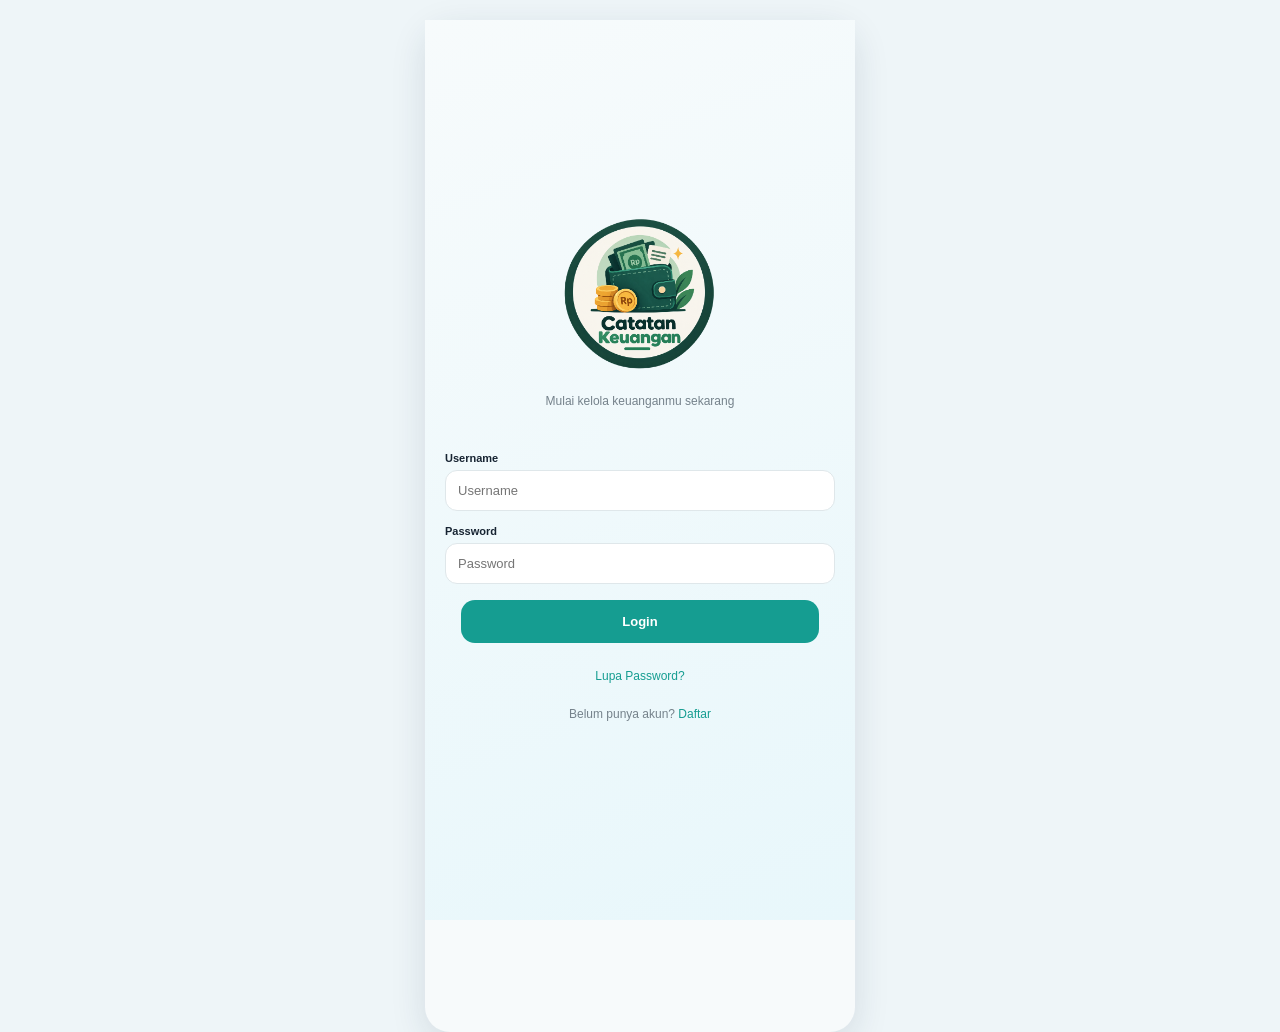
<file: index.html>
<!doctype html><html lang="id"><head><meta charset="utf-8"><meta name="viewport" content="width=device-width,initial-scale=1"><title>Login</title><link rel="stylesheet" href="style.css"></head><body><main class="phone"><section class="hero"><div class="auth-logo-image"><img src="logo-catatan-keuangan.png" alt="Logo Catatan Keuangan"></div><p>Mulai kelola keuanganmu sekarang</p><form class="auth-form" onsubmit="event.preventDefault();login()"><label>Username</label><input id="username" autocomplete="username" placeholder="Username"><label>Password</label><input id="password" type="password" autocomplete="current-password" placeholder="Password"><button class="btn" type="submit">Login</button></form><p class="center"><a class="link" href="lupa-password.html">Lupa Password?</a></p><p class="center">Belum punya akun? <a class="link" href="daftar.html">Daftar</a></p></section></main><script src="app.js"></script></body></html>
</file>
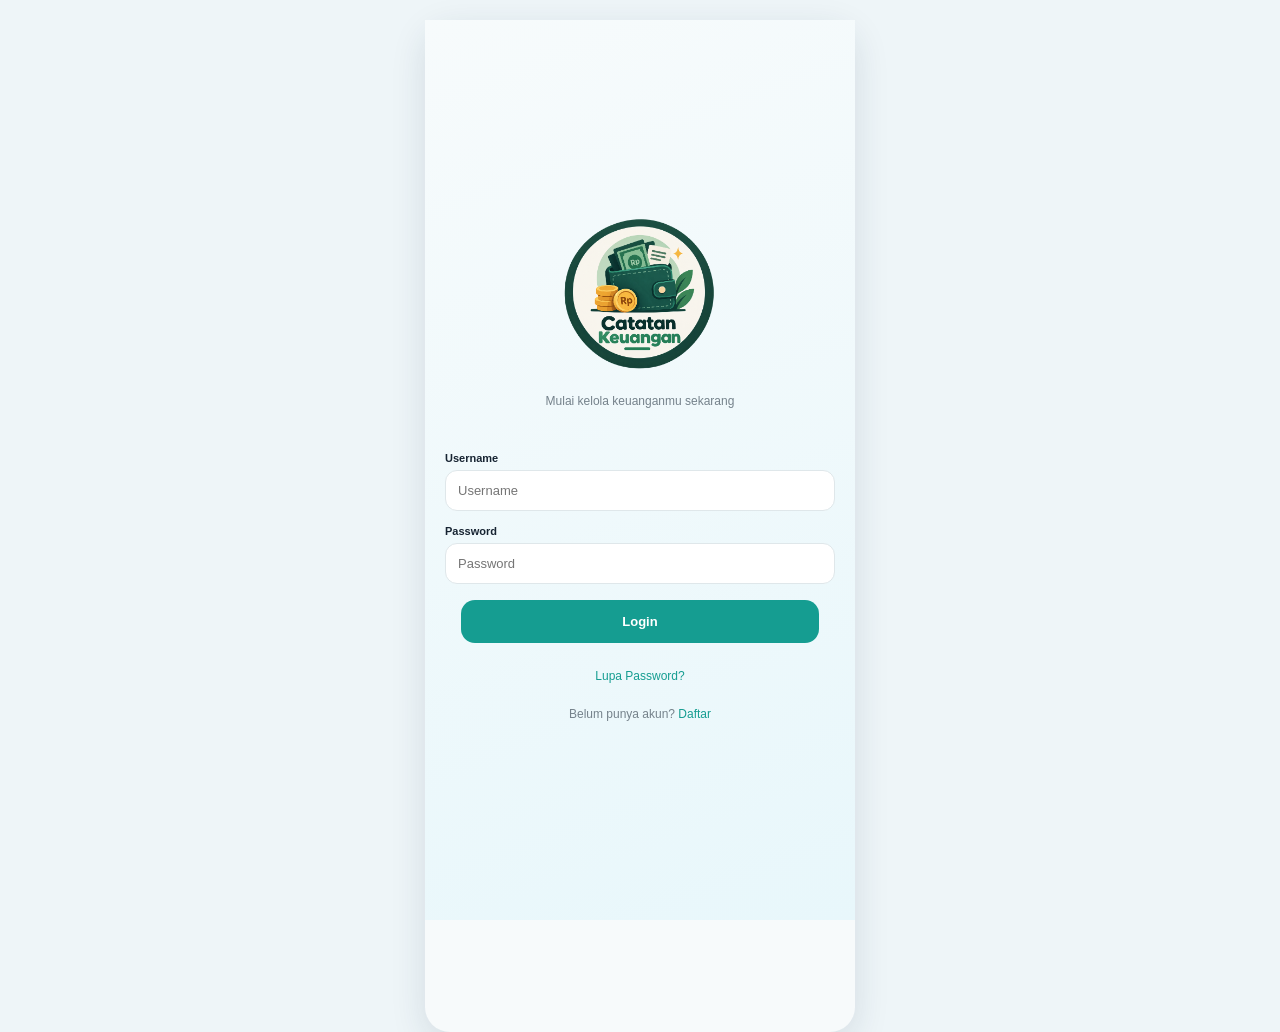
<file: beranda.html>
<!doctype html><html lang="id"><head><meta charset="utf-8"><meta name="viewport" content="width=device-width,initial-scale=1"><title>Catatan Keuangan</title><link rel="stylesheet" href="style.css"></head><body><main class="phone"><div class="header"><div class="brand-title"><div class="header-title-marquee" aria-label="Catatan Keuangan"><div class="header-title-track"><span>Catatan Keuangan</span><span aria-hidden="true">Catatan Keuangan</span></div></div><p>Kelola uangmu, wujudkan tujuanmu</p></div><a class="link header-bell" href="notifikasi.html" aria-label="Notifikasi"><span>♧</span><i class="bell-dot"></i></a></div><div class="balance" onclick="openIncomeModal()"><span class="small">Saldo Saat Ini　◉</span><strong id="balance">Rp 0</strong><button class="balance-wallet" type="button" onclick="event.stopPropagation();openIncomeModal()" aria-label="Tambah saldo">▣</button></div><div class="grid2"><div class="mini red">Pengeluaran Hari Ini ↓<b id="expense">Rp 0</b></div><div class="mini green" onclick="openIncomeModal()" style="cursor:pointer">Pemasukan Hari Ini ↑<b id="income">Rp 0</b></div></div><div class="card smart-overview"><div class="overview-head"><b>🎯 Sisa Batas Hari Ini</b><span id="targetProgressPct">Belum diatur</span></div><div class="progress-track"><i id="targetProgressBar"></i></div><p class="note" id="targetProgressText">Atur target pengeluaran untuk melihat sisa batas harian.</p></div><div class="grid2"><div class="mini streak-card"><div class="streak-visual-row"><div class="streak-flame dead" id="homeStreakFlame" aria-hidden="true"><i class="flame-outer"></i><i class="flame-inner"></i><i class="flame-core"></i><i class="flame-glow"></i><i class="flame-ember e1"></i><i class="flame-ember e2"></i></div><div><span>Streak</span><b id="streakValue">0 hari</b><small id="streakText">Mulai catat hari ini</small></div></div></div><div class="mini achievement-card"><span>🏆 Pencapaian</span><b id="achievementValue">0</b><small id="achievementText">Pencapaian terbuka</small></div></div><section class="weekly-summary-card" aria-label="Ringkasan Minggu Ini">
<div class="weekly-summary-head">
  <div class="weekly-summary-title">
    <div class="weekly-summary-icon">▣</div>
    <div>
      <b>Ringkasan Minggu Ini</b>
      <span>Performa keuangan 7 hari terakhir</span>
    </div>
  </div>
  <div class="weekly-summary-badge">7 HARI</div>
</div>
<div class="weekly-summary-line"></div>
<div class="weekly-summary-stats">
  <div class="weekly-stat income">
    <div class="weekly-stat-top"><span class="weekly-stat-icon">↗</span><span>Pemasukan</span></div>
    <strong id="weekIncome">Rp 0</strong>
    <small>Uang masuk minggu ini</small>
  </div>
  <div class="weekly-stat expense">
    <div class="weekly-stat-top"><span class="weekly-stat-icon">↘</span><span>Pengeluaran</span></div>
    <strong id="weekExpense">Rp 0</strong>
    <small>Uang keluar minggu ini</small>
  </div>
</div>
<div class="weekly-summary-footer">
  <span>Catat transaksi setiap hari untuk melihat perkembanganmu.</span>
  <span class="weekly-summary-dot"></span>
</div>
</section><a class="btn" href="tambah.html">＋ Tambah Pengeluaran</a><div class="card calendar-card"><div class="overview-head"><b>📅 Kalender Keuangan</b><span id="calendarTitle"></span></div><div class="calendar-week"><span>Sn</span><span>Sl</span><span>Rb</span><span>Km</span><span>Jm</span><span>Sb</span><span>Mg</span></div><div class="calendar-grid" id="calendarGrid"></div><div class="calendar-detail" id="calendarDetail">Pilih tanggal untuk melihat transaksi.</div></div><div class="section-title">Transaksi Terbaru <a class="link" style="float:right" href="riwayat.html">Lihat Semua</a></div><div class="list-card" id="recent"></div><div class="bottom"><a href="beranda.html" class="active"><b>⌂</b>Beranda</a><a href="riwayat.html"><b>▣</b>Riwayat</a><a href="statistik.html"><b>▥</b>Statistik</a><a href="profil.html"><b>♙</b>Profil</a></div><div class="modal" id="incomeModal" onclick="if(event.target===this)closeIncomeModal()"><form class="modal-box income-modal" id="incomeForm" onsubmit="event.preventDefault();addIncome()"><div class="modal-handle"></div><div class="income-modal-head"><div class="income-icon">＋</div><div><span class="income-kicker">PEMASUKAN</span><h2>Tambah Saldo</h2><p>Catat uang yang kamu terima agar saldo dan statistik langsung diperbarui.</p></div><button class="modal-close" type="button" onclick="closeIncomeModal()" aria-label="Tutup">×</button></div><div class="income-field"><label for="incomeAmount">Nominal</label><div class="money-input"><span>Rp</span><input id="incomeAmount" type="number" min="1" inputmode="numeric" placeholder="0" autocomplete="off"><button type="button" class="clear-money" onclick="document.getElementById('incomeAmount').value='';document.getElementById('incomeAmount').focus()" aria-label="Hapus nominal">×</button></div><small>Masukkan jumlah pemasukan tanpa titik atau koma.</small></div><div class="income-field"><label for="incomeSource">Sumber pemasukan</label><input id="incomeSource" placeholder="Contoh: Uang saku" autocomplete="off"><div class="income-chips"><button type="button" onclick="document.getElementById('incomeSource').value='Uang saku'">Uang saku</button><button type="button" onclick="document.getElementById('incomeSource').value='Gaji'">Gaji</button><button type="button" onclick="document.getElementById('incomeSource').value='Bonus'">Bonus</button><button type="button" onclick="document.getElementById('incomeSource').value='Lainnya'">Lainnya</button></div></div><div class="income-preview"><span>Saldo akan bertambah</span><b id="incomePreview">Rp 0</b></div><div class="modal-actions income-actions"><button class="btn secondary" type="button" onclick="closeIncomeModal()">Batal</button><button class="btn income-save" type="submit">Simpan Saldo <span>→</span></button></div></form></div></main><script>document.addEventListener('DOMContentLoaded',()=>{const a=document.getElementById('incomeAmount'),p=document.getElementById('incomePreview');if(a&&p){const f=()=>{const n=Number(a.value||0);p.textContent=new Intl.NumberFormat('id-ID',{style:'currency',currency:'IDR',maximumFractionDigits:0}).format(n)};a.addEventListener('input',f);f()}})</script><script src="app.js"></script></body></html>
</file>
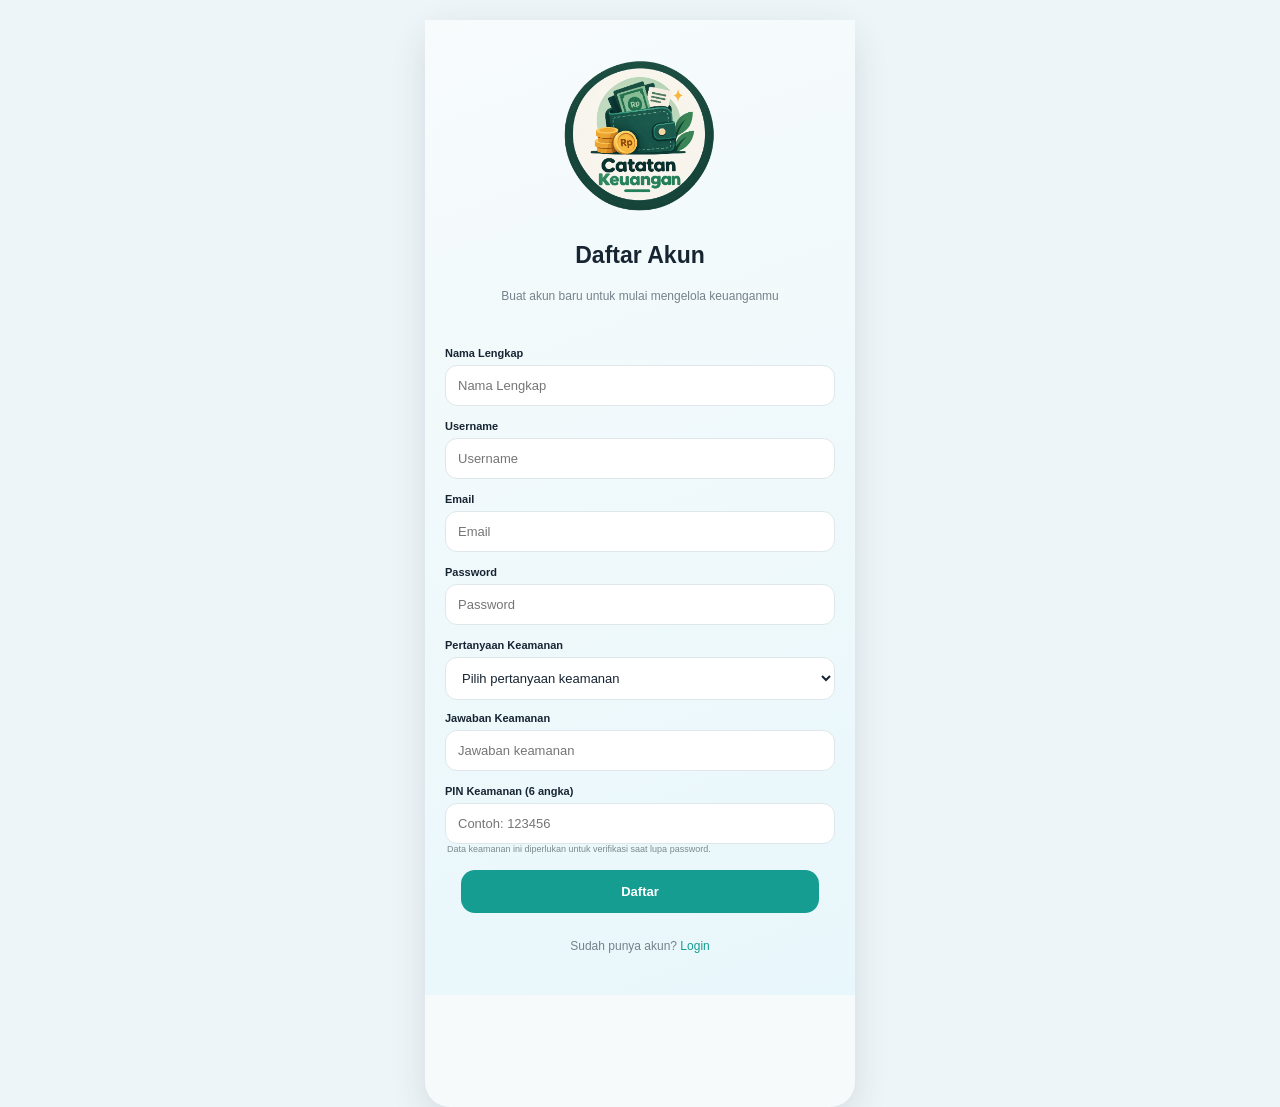
<file: daftar.html>
<!doctype html><html lang="id"><head><meta charset="utf-8"><meta name="viewport" content="width=device-width,initial-scale=1"><title>Daftar Akun</title><link rel="stylesheet" href="style.css"></head><body><main class="phone"><section class="hero"><div class="auth-logo-image"><img src="logo-catatan-keuangan.png" alt="Logo Catatan Keuangan"></div><h1>Daftar Akun</h1><p>Buat akun baru untuk mulai mengelola keuanganmu</p><form class="auth-form" onsubmit="event.preventDefault();register()"><label>Nama Lengkap</label><input id="regName" placeholder="Nama Lengkap"><label>Username</label><input id="regUser" placeholder="Username"><label>Email</label><input id="regEmail" type="email" placeholder="Email"><label>Password</label><input id="regPass" type="password" placeholder="Password"><label>Pertanyaan Keamanan</label><select id="regQuestion"><option value="">Pilih pertanyaan keamanan</option><option value="nama_ibu">Siapa nama ibu kamu?</option><option value="kota_lahir">Di kota mana kamu lahir?</option><option value="nama_sekolah">Apa nama sekolah kamu?</option><option value="hewan_favorit">Apa hewan favorit kamu?</option></select><label>Jawaban Keamanan</label><input id="regAnswer" placeholder="Jawaban keamanan" autocomplete="off"><label>PIN Keamanan (6 angka)</label><input id="regPin" inputmode="numeric" maxlength="6" pattern="[0-9]{6}" placeholder="Contoh: 123456" autocomplete="off"><small class="auth-help">Data keamanan ini diperlukan untuk verifikasi saat lupa password.</small><button class="btn" type="submit">Daftar</button></form><p class="center">Sudah punya akun? <a class="link" href="login.html">Login</a></p></section></main><script src="app.js"></script></body></html>
</file>
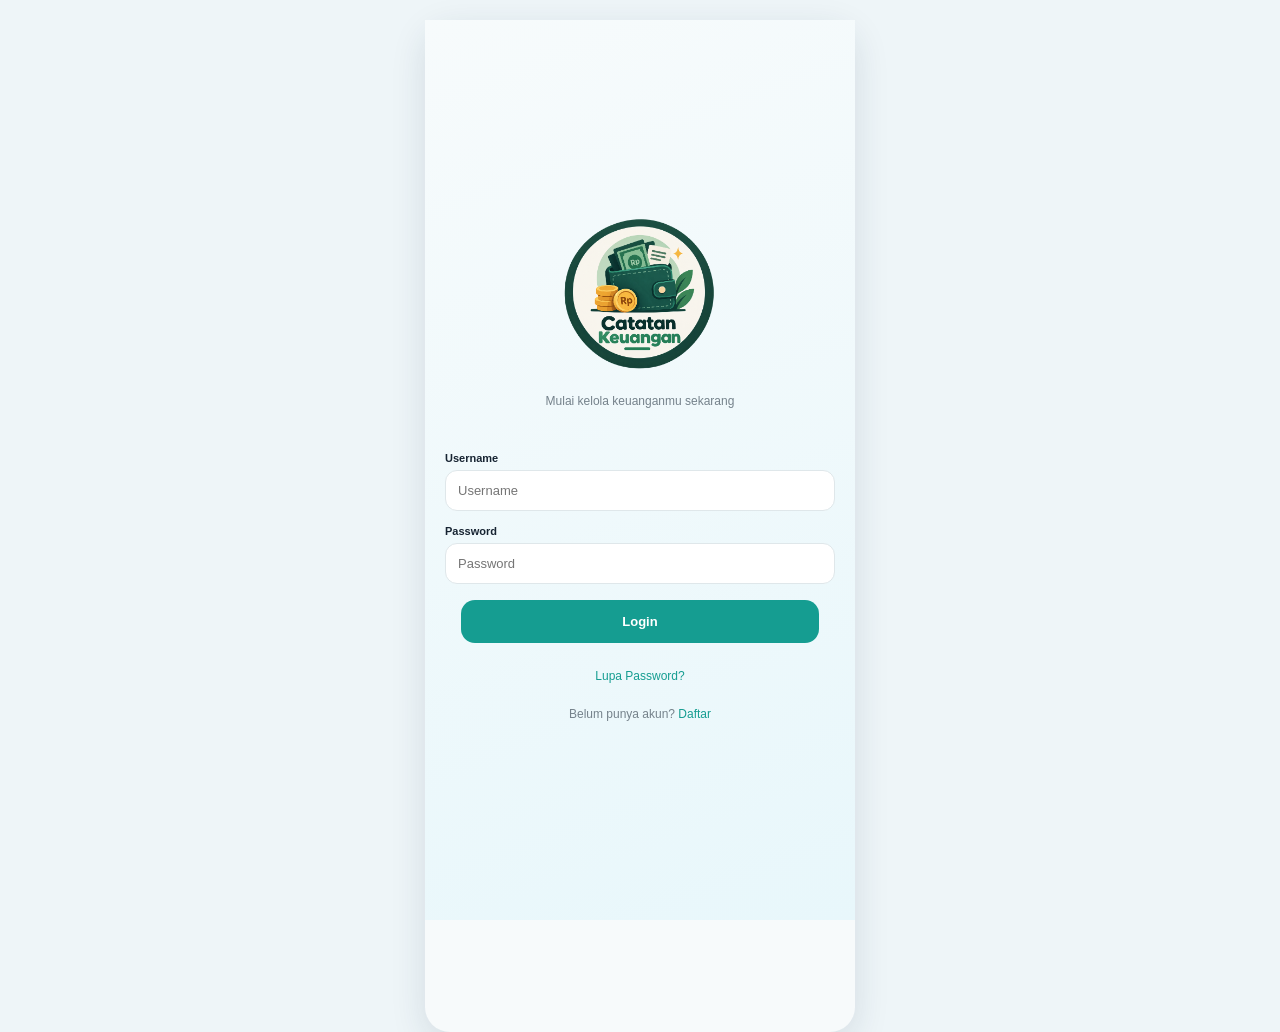
<file: login.html>
<!doctype html><html lang="id"><head><meta charset="utf-8"><meta name="viewport" content="width=device-width,initial-scale=1"><title>Login</title><link rel="stylesheet" href="style.css"></head><body><main class="phone"><section class="hero"><div class="auth-logo-image"><img src="logo-catatan-keuangan.png" alt="Logo Catatan Keuangan"></div><p>Mulai kelola keuanganmu sekarang</p><form class="auth-form" onsubmit="event.preventDefault();login()"><label>Username</label><input id="username" autocomplete="username" placeholder="Username"><label>Password</label><input id="password" type="password" autocomplete="current-password" placeholder="Password"><button class="btn" type="submit">Login</button></form><p class="center"><a class="link" href="lupa-password.html">Lupa Password?</a></p><p class="center">Belum punya akun? <a class="link" href="daftar.html">Daftar</a></p></section></main><script src="app.js"></script><script>document.addEventListener('DOMContentLoaded',function(){var f=document.querySelector('.auth-form');if(f&&!f.dataset.bound){f.dataset.bound='1';f.addEventListener('submit',function(e){e.preventDefault();if(typeof window.login==='function')window.login();});}});</script></body></html>
</file>
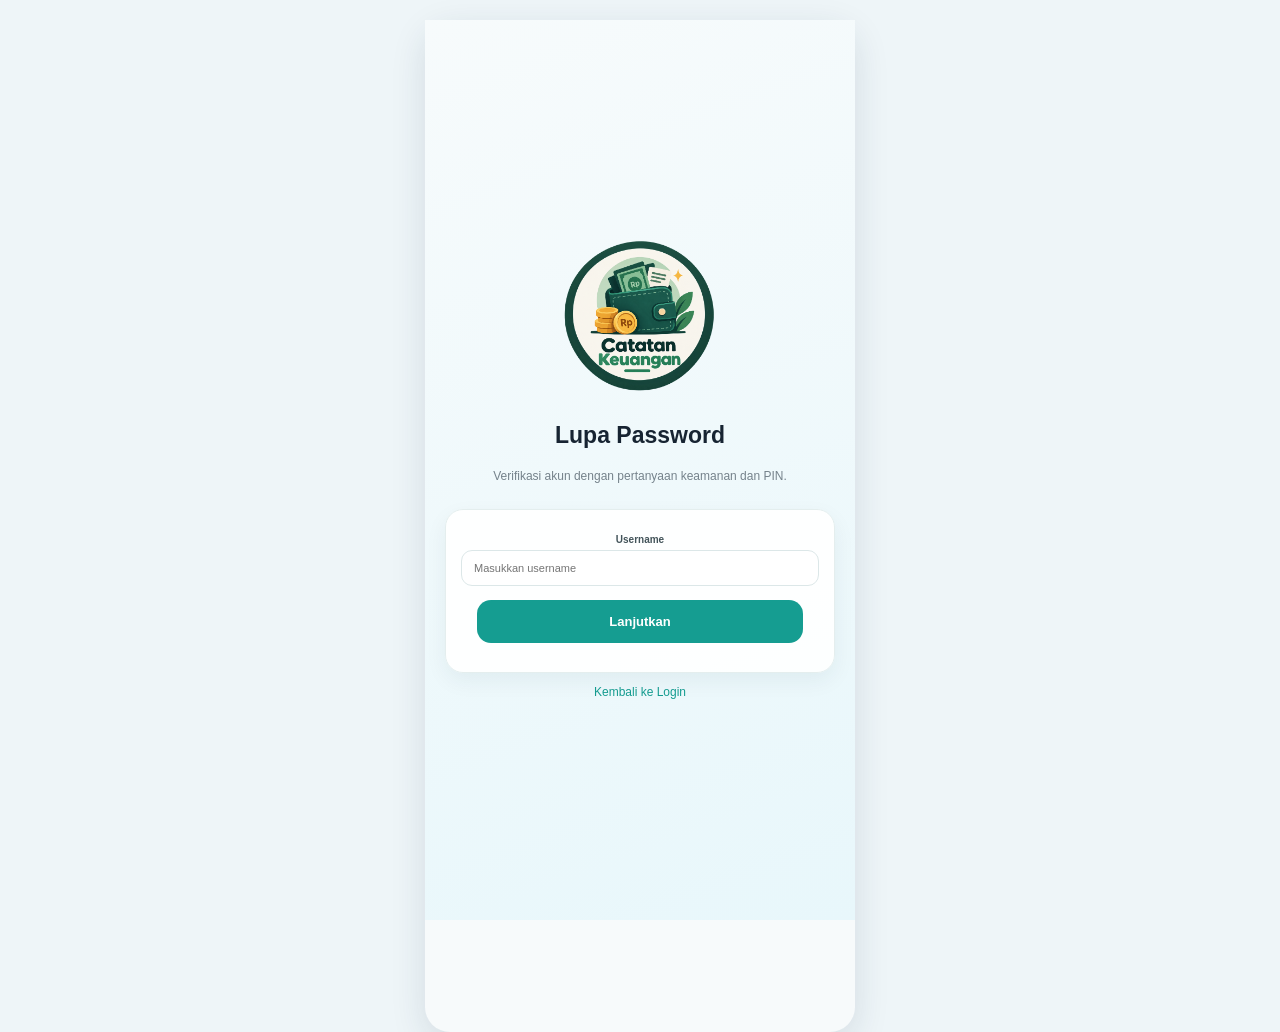
<file: lupa-password.html>
<!doctype html><html lang="id"><head><meta charset="utf-8"><meta name="viewport" content="width=device-width,initial-scale=1"><title>Lupa Password</title><link rel="stylesheet" href="style.css"></head><body><main class="phone"><section class="hero"><div class="auth-logo-image"><img src="logo-catatan-keuangan.png" alt="Logo Catatan Keuangan"></div><h1>Lupa Password</h1><p>Verifikasi akun dengan pertanyaan keamanan dan PIN.</p><div id="forgotStep1" class="security-card"><label>Username</label><input id="forgotUser" placeholder="Masukkan username" autocomplete="username"><button class="btn" type="button" onclick="startPasswordRecovery()">Lanjutkan</button></div><div id="forgotStep2" class="security-card" style="display:none"><div class="verify-badge">🔐 Verifikasi Keamanan</div><div id="forgotQuestion" class="security-question"></div><label>Jawaban Keamanan</label><input id="forgotAnswer" placeholder="Masukkan jawaban" autocomplete="off"><label>PIN Keamanan (6 angka)</label><input id="forgotPin" inputmode="numeric" maxlength="6" placeholder="6 angka" autocomplete="off"><button class="btn" type="button" onclick="verifyPasswordRecovery()">Verifikasi</button></div><div id="forgotStep3" class="security-card" style="display:none"><div class="verify-badge">🔑 Password Baru</div><label>Password Baru</label><input id="newPassword" type="password" placeholder="Minimal 6 karakter"><label>Konfirmasi Password</label><input id="confirmPassword" type="password" placeholder="Ulangi password baru"><button class="btn" type="button" onclick="resetPassword()">Simpan Password</button></div><p class="center"><a class="link" href="index.html">Kembali ke Login</a></p></section></main><script src="app.js"></script></body></html>
</file>
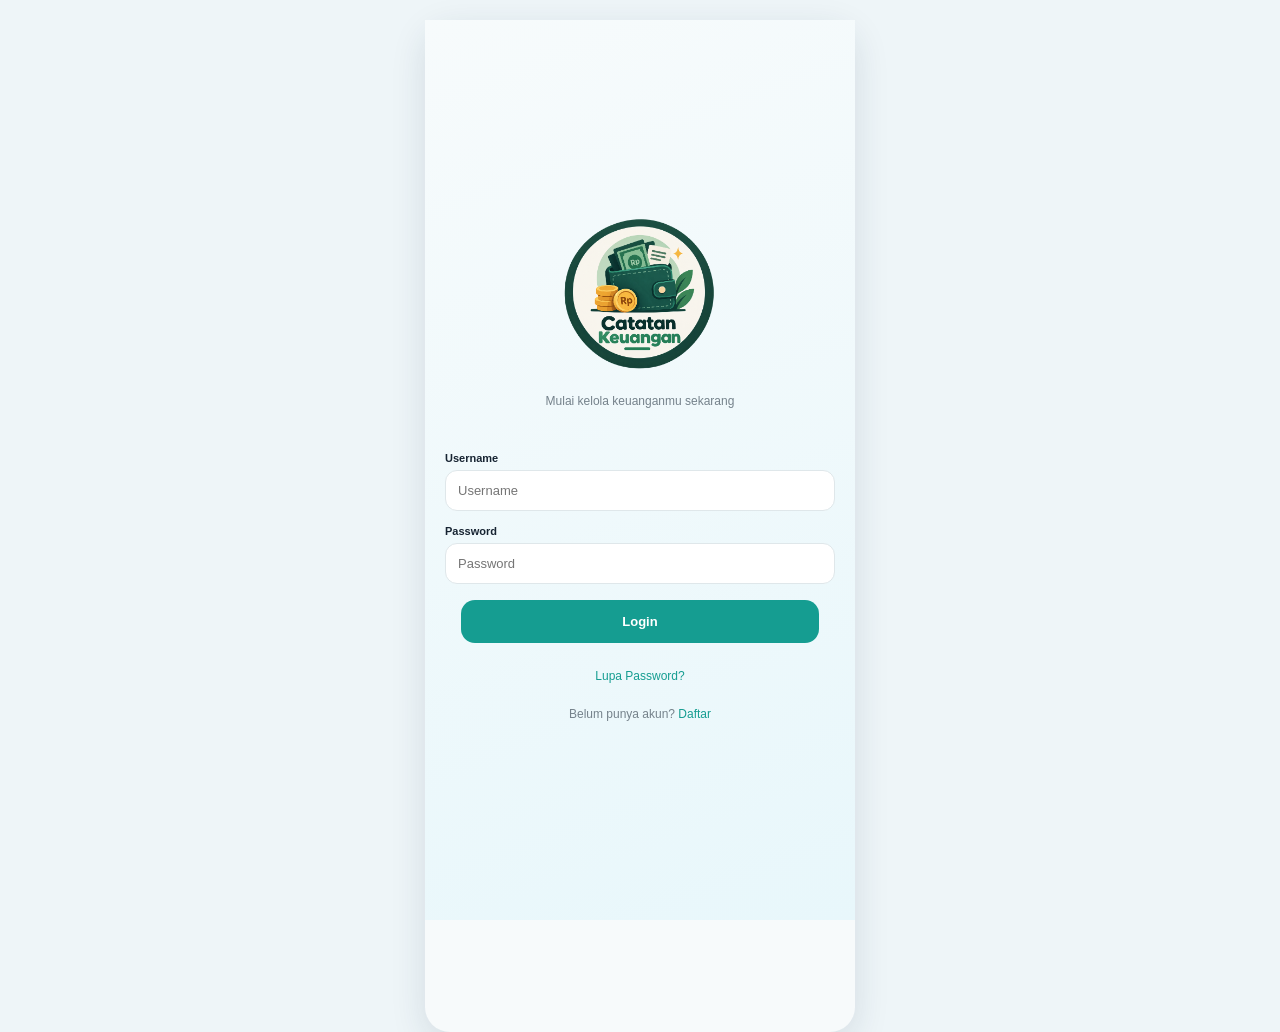
<file: notifikasi.html>
<!doctype html><html lang="id"><head><meta charset="utf-8"><meta name="viewport" content="width=device-width,initial-scale=1"><title>Notifikasi Pengingat</title><link rel="stylesheet" href="style.css"></head><body><main class="phone"><div class="header"><a class="back" href="profil.html">‹</a><b>Notifikasi Pengingat</b></div><div class="hero compact"><div class="logo notification-bell" aria-label="Lonceng notifikasi">🔔</div><h2>Pengingat Pengeluaran</h2><p>Kamu bisa mengatur pengingat sesuai kebutuhan.</p></div><div class="card"><div class="switch-line">Pengingat Batas Harian <span class="switch" data-notif="limit" onclick="toggleNotif(this,'limit')"><i></i></span></div><div class="switch-line">Pengingat Transaksi <span class="switch" data-notif="transaction" onclick="toggleNotif(this,'transaction')"><i></i></span></div><div class="switch-line">Notifikasi Harian <span class="switch" data-notif="daily" onclick="toggleNotif(this,'daily')"><i></i></span></div><div class="menu">Waktu Notifikasi <span class="right"><input id="notifTime" type="time" value="08:00" onchange="saveNotifTime(this.value)" style="width:auto;padding:5px;border:0">›</span></div><button class="btn" type="button" onclick="requestAlarmPermission()">Aktifkan Alarm</button></div></main><script src="app.js"></script></body></html>
</file>
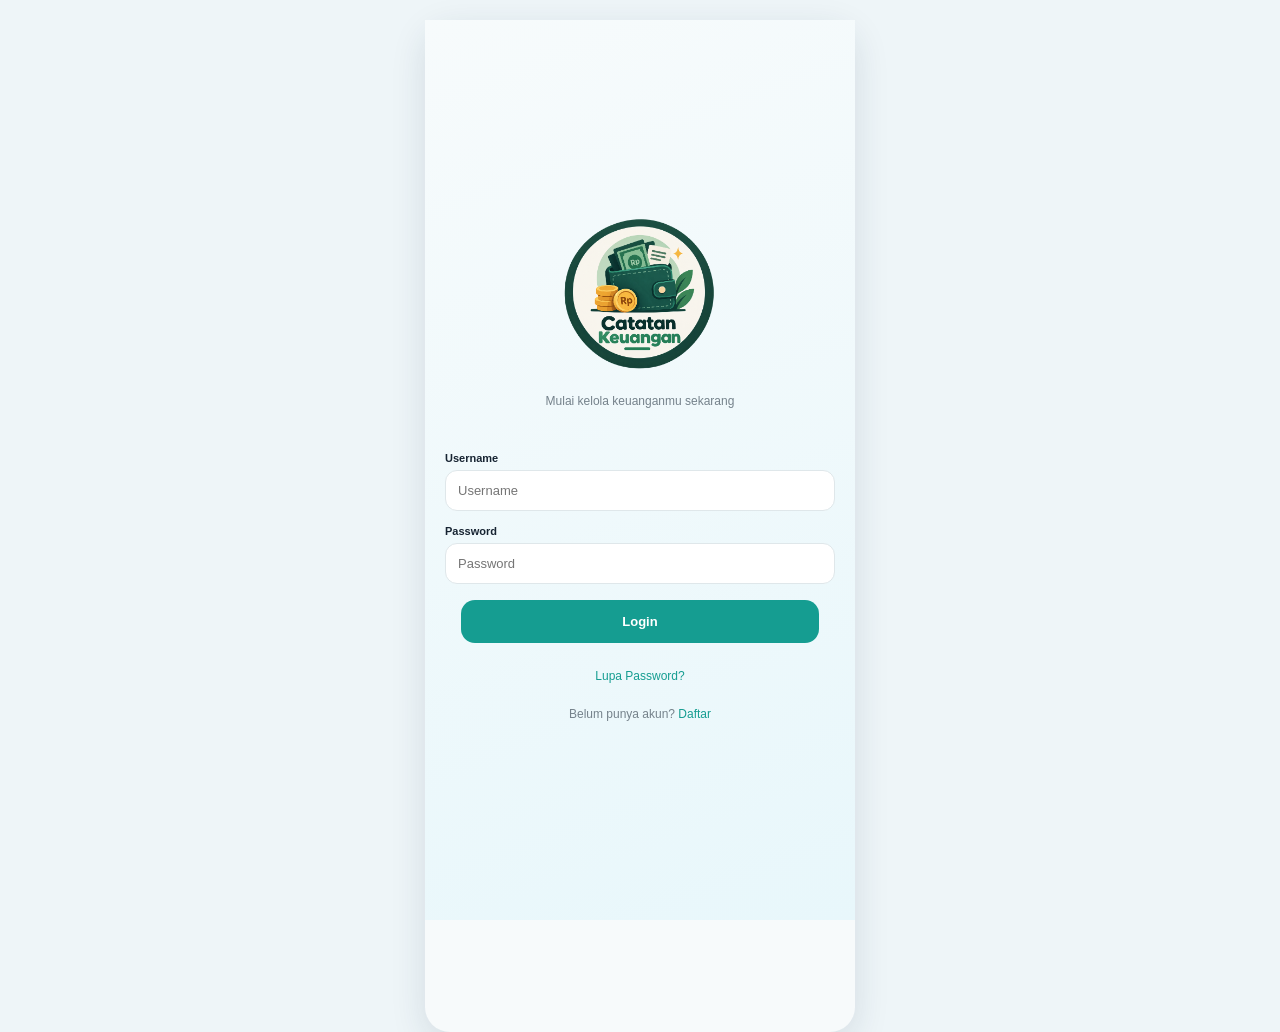
<file: profil.html>
<!doctype html><html lang="id"><head><meta charset="utf-8"><meta name="viewport" content="width=device-width,initial-scale=1"><title>Profil</title><link rel="stylesheet" href="style.css"></head><body><main class="phone profile-page">
<div class="profile-top"><div><span class="eyebrow">AKUN SAYA</span><h1>Profil</h1><p>Kelola akun dan kebiasaan keuanganmu</p></div><div class="profile-top-icon">♙</div></div>
<section class="profile-hero-card">
  <div class="profile-avatar-wrap"><button class="avatar profile-avatar" id="avatar" type="button" onclick="openProfilePhotoPicker()" aria-label="Ganti foto profil">👤</button><span class="online-dot"></span><span class="avatar-edit-badge">✎</span><input id="profilePhotoInput" type="file" accept="image/png,image/jpeg,image/webp" hidden onchange="changeProfilePhoto(this)"></div>
  <div class="profile-identity"><span class="profile-label">Nama pengguna</span><b id="profileName">Nama Pengguna</b><small id="profileEmail" class="profile-email"></small><span class="profile-status">● Akun aktif</span></div>
  <button class="profile-photo-btn" type="button" onclick="openProfilePhotoPicker()">Ganti Foto</button>
</section>
<section class="profile-stats">
  <div class="profile-streak-stat"><div class="profile-streak-flame streak-flame dead" id="profileStreakFlame" aria-hidden="true"><i class="flame-outer"></i><i class="flame-inner"></i><i class="flame-core"></i><i class="flame-glow"></i><i class="flame-ember e1"></i><i class="flame-ember e2"></i></div><span>Streak</span><b id="streakValue">0 hari</b><small>Konsistensi</small></div>
  <div><span>Pencapaian</span><b id="achievementValue">0</b><small>Sudah terbuka</small></div>
  <div><span>Target</span><b id="targetValue">Belum diatur</b><small>Harian</small></div>
</section>
<section class="card profile-achievement-summary"><div class="section-row"><div><span class="eyebrow teal">PERKEMBANGAN</span><b>Pencapaianmu</b></div><span class="achievement-count" id="achievementCount">0/8</span></div><p id="streakText" class="note">Mulai catat hari ini</p><div class="mini-achievement-track"><i id="achievementTrack"></i></div><div id="achievementList" class="achievement-list"></div></section>
<div class="profile-section-title">Pengaturan</div>
<section class="card profile-menu-card">
 <div class="modern-menu info-only"><span class="menu-icon teal-icon">🎯</span><div><b>Target Pengeluaran</b><small id="profileTargetInfo">Belum ada target harian</small></div></div>
 <div class="modern-menu info-only"><span class="menu-icon blue-icon">◉</span><div><b>Batas Pengeluaran</b><small id="profileLimitInfo">Sisa batas hari ini belum dihitung</small></div></div>
 <div class="modern-menu" onclick="location.href='notifikasi.html'"><span class="menu-icon purple-icon">♧</span><div><b>Notifikasi</b><small>Atur pengingat pencatatan</small></div><span class="profile-chevron">›</span></div>
 <div class="modern-menu theme-menu"><span class="menu-icon amber-icon">☾</span><div><b>Tema Aplikasi</b><small id="themeValue">Pilih tampilan aplikasi</small></div></div>
 <div class="theme-options" role="group" aria-label="Pilihan tema aplikasi">
   <label class="theme-option" id="themeLightOption"><input type="radio" name="appTheme" value="light" onchange="setTheme('light')"><span class="theme-option-icon">☀️</span><span><b>Terang</b><small>Tampilan terang</small></span></label>
   <label class="theme-option" id="themeDarkOption"><input type="radio" name="appTheme" value="dark" onchange="setTheme('dark')"><span class="theme-option-icon">🌙</span><span><b>Gelap</b><small>Tampilan gelap</small></span></label>
 </div>
 <div class="modern-menu" onclick="location.href='tentang.html'"><span class="menu-icon gray-icon">ⓘ</span><div><b>Tentang Aplikasi</b><small>Informasi Catatan Keuangan</small></div><span class="profile-chevron">›</span></div>
</section>
<div class="profile-section-title">Aksi akun</div>
<a class="profile-action primary-action" href="target.html"><span>⚙</span><div><b>Atur Target Pengeluaran</b><small>Ubah nominal, kategori, dan keterangan target</small></div><span>›</span></a>
<button class="profile-action danger-action" onclick="resetData()"><span>↺</span><div><b>Reset Data</b><small>Hapus data transaksi akun ini</small></div><span>›</span></button>
<button class="profile-action logout-action" onclick="logout()"><span>↪</span><div><b>Keluar dari Akun</b><small>Selesaikan sesi saat ini</small></div><span>›</span></button>
<div class="bottom"><a href="beranda.html"><b>⌂</b>Beranda</a><a href="riwayat.html"><b>▣</b>Riwayat</a><a href="statistik.html"><b>▥</b>Statistik</a><a href="profil.html" class="active"><b>♙</b>Profil</a></div>
</main><script src="app.js"></script></body></html>
</file>
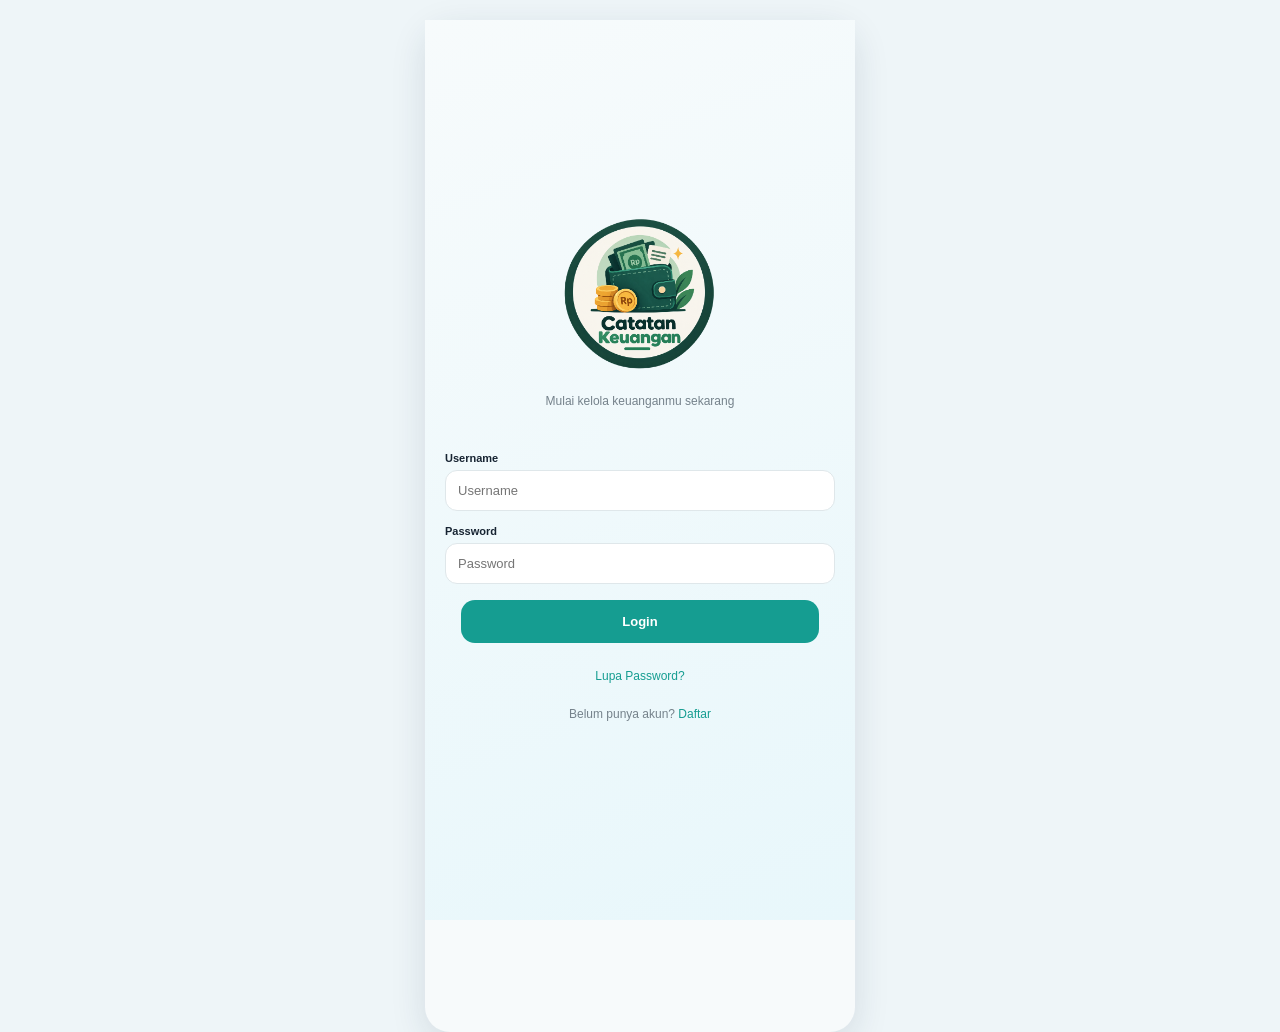
<file: riwayat.html>
<!doctype html><html lang="id"><head><meta charset="utf-8"><meta name="viewport" content="width=device-width,initial-scale=1"><title>Riwayat Pengeluaran</title><link rel="stylesheet" href="style.css"></head><body><main class="phone"><div class="header"><h1>Riwayat Pengeluaran</h1><span>▣</span></div><div class="tabs"><button class="tab active" onclick="setHistoryFilter('all',this)">Semua</button><button class="tab" onclick="setHistoryFilter('week',this)">Minggu</button><button class="tab" onclick="setHistoryFilter('month',this)">Bulan</button></div><div class="history-search"><span class="search-icon" aria-hidden="true">⌕</span><input id="historySearch" type="search" placeholder="Cari nama, kategori, catatan, atau tanggal..." autocomplete="off" oninput="searchHistory(this.value)"></div><div class="section-title"><span id="historyDate">Semua Transaksi</span><span style="float:right">Total: <b id="historyTotal">Rp 0</b></span></div><div class="list-card" id="history"></div><a class="btn" href="tambah.html">＋ Tambah Pengeluaran</a><div class="bottom"><a href="beranda.html"><b>⌂</b>Beranda</a><a href="riwayat.html" class="active"><b>▣</b>Riwayat</a><a href="statistik.html"><b>▥</b>Statistik</a><a href="profil.html"><b>♙</b>Profil</a></div></main><script src="app.js"></script></body></html>
</file>
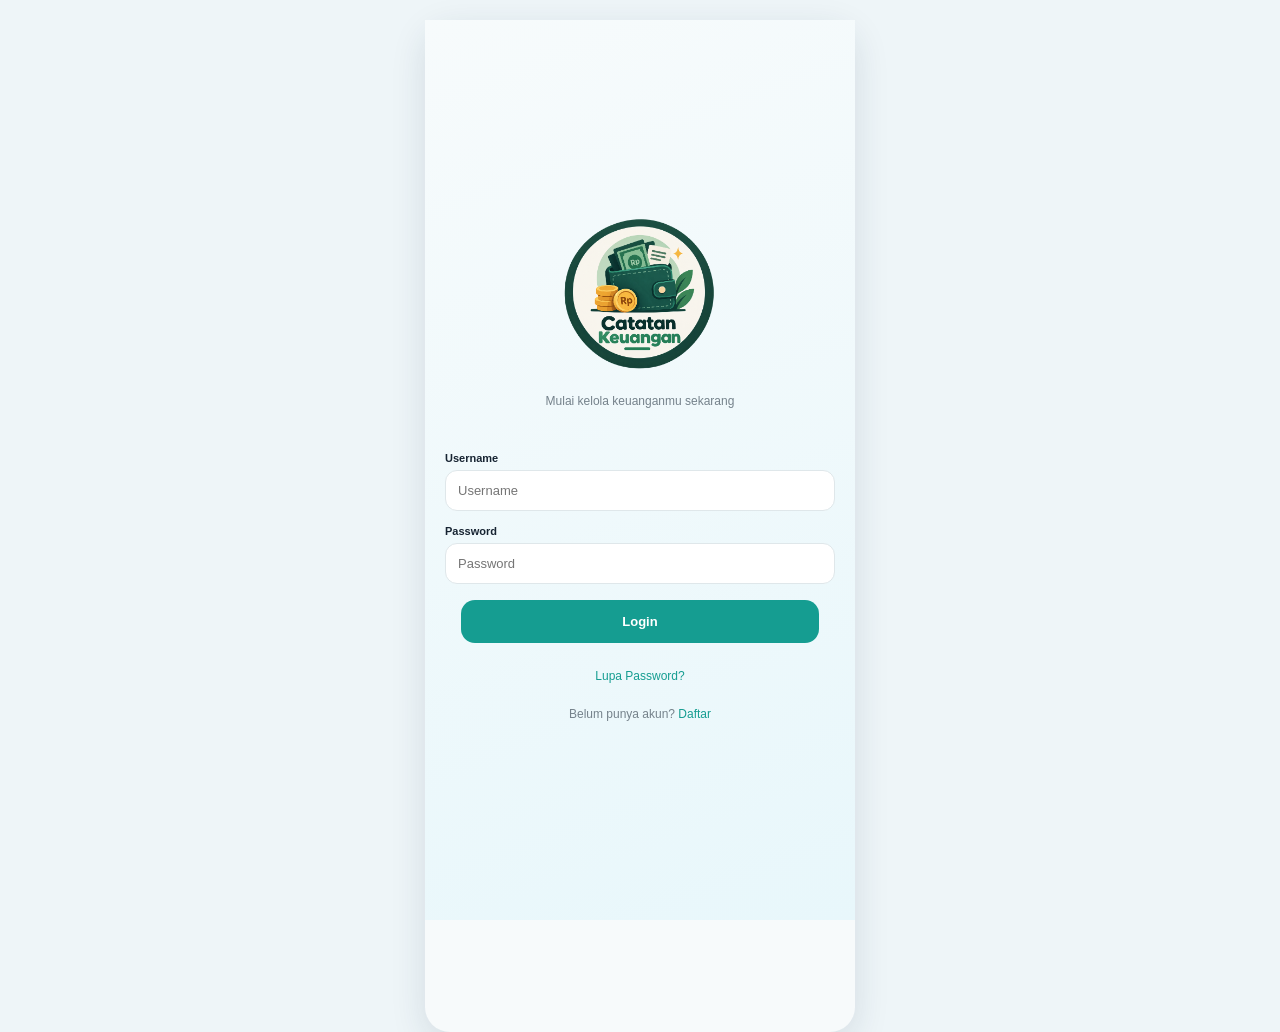
<file: statistik.html>
<!doctype html><html lang="id"><head><meta charset="utf-8"><meta name="viewport" content="width=device-width,initial-scale=1"><title>Statistik</title><link rel="stylesheet" href="style.css"></head><body><main class="phone"><div class="header"><h1>Statistik</h1><span>▣</span></div><div class="tabs"><button class="tab active" onclick="setStatsMode('day',this)">Harian</button><button class="tab" onclick="setStatsMode('week',this)">Mingguan</button><button class="tab" onclick="setStatsMode('month',this)">Bulanan</button></div><div class="card"><b>Grafik Pengeluaran</b><p class="note">Data berubah otomatis setiap transaksi ditambah/dihapus.</p><div class="chart-scroll" id="chartScroll"><div class="chart" id="chart"></div></div></div><div class="card"><b>Pengeluaran Berdasarkan Kategori</b><div class="donut" id="donut"><div class="donut-center" id="donutCenter">Rp 0</div></div><div class="legend" id="legend">Belum ada data kategori.</div></div><div class="card"><b>Kategori Terbanyak</b><p id="top">Belum ada data</p><small>Total periode: <b id="statsTotal">Rp 0</b></small></div><div class="bottom"><a href="beranda.html"><b>⌂</b>Beranda</a><a href="riwayat.html"><b>▣</b>Riwayat</a><a href="statistik.html" class="active"><b>▥</b>Statistik</a><a href="profil.html"><b>♙</b>Profil</a></div></main><script src="app.js"></script></body></html>
</file>
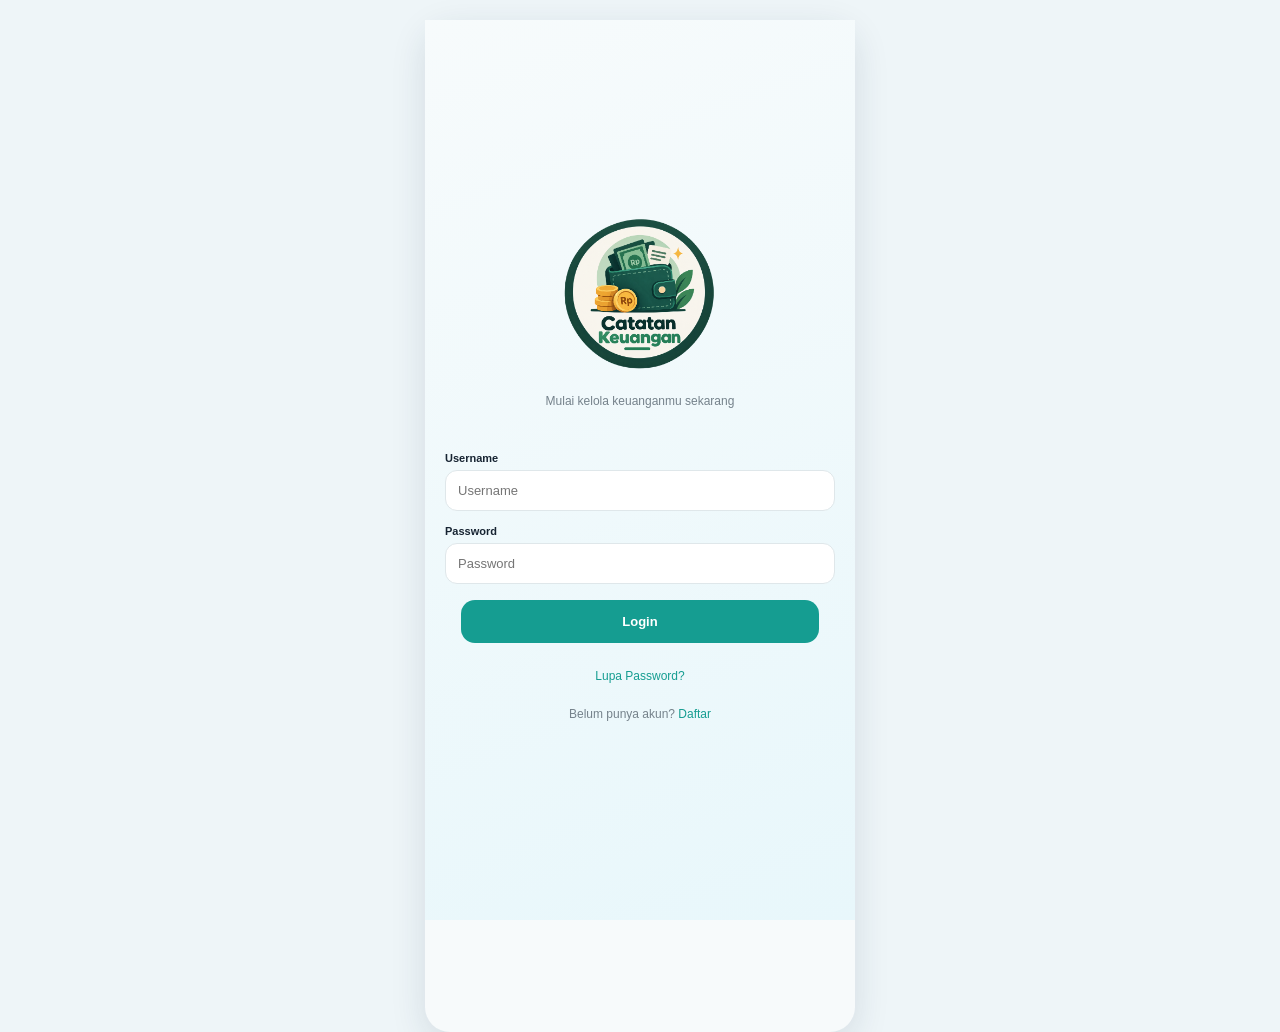
<file: tambah.html>
<!doctype html><html lang="id"><head><meta charset="utf-8"><meta name="viewport" content="width=device-width,initial-scale=1"><title>Tambah Pengeluaran</title><link rel="stylesheet" href="style.css"></head><body><main class="phone"><div class="header"><div><a class="back" href="beranda.html">‹</a><b>Tambah Pengeluaran</b></div></div><form class="form" onsubmit="event.preventDefault();addTransaction()"><label>Nominal</label><input id="amount" type="number" min="1" inputmode="numeric" placeholder="Masukkan nominal"><label>Nama Pengeluaran</label><input id="name" placeholder="Contoh: Makan siang"><label>Kategori</label><div class="categories"><div class="cat active" data-cat="Makanan" onclick="selectCat(this)"><span>🍴</span>Makanan</div><div class="cat" data-cat="Transportasi" onclick="selectCat(this)"><span>🚕</span>Transportasi</div><div class="cat" data-cat="Belanja" onclick="selectCat(this)"><span>🛍️</span>Belanja</div><div class="cat" data-cat="Pendidikan" onclick="selectCat(this)"><span>📚</span>Pendidikan</div><div class="cat" data-cat="Hiburan" onclick="selectCat(this)"><span>🎮</span>Hiburan</div><div class="cat" data-cat="Lainnya" onclick="selectCat(this)"><span>•••</span>Lainnya</div></div><input id="category" type="hidden" value="Makanan"><label>Tanggal</label><input id="date" type="date"><label>Catatan (Opsional)</label><textarea id="note" placeholder="Tambahkan catatan jika perlu"></textarea><button class="btn" type="submit">Simpan Pengeluaran</button></form></main><script>document.getElementById('date').value=(()=>{const d=new Date();return `${d.getFullYear()}-${String(d.getMonth()+1).padStart(2,'0')}-${String(d.getDate()).padStart(2,'0')}`})()</script><script src="app.js"></script></body></html>
</file>
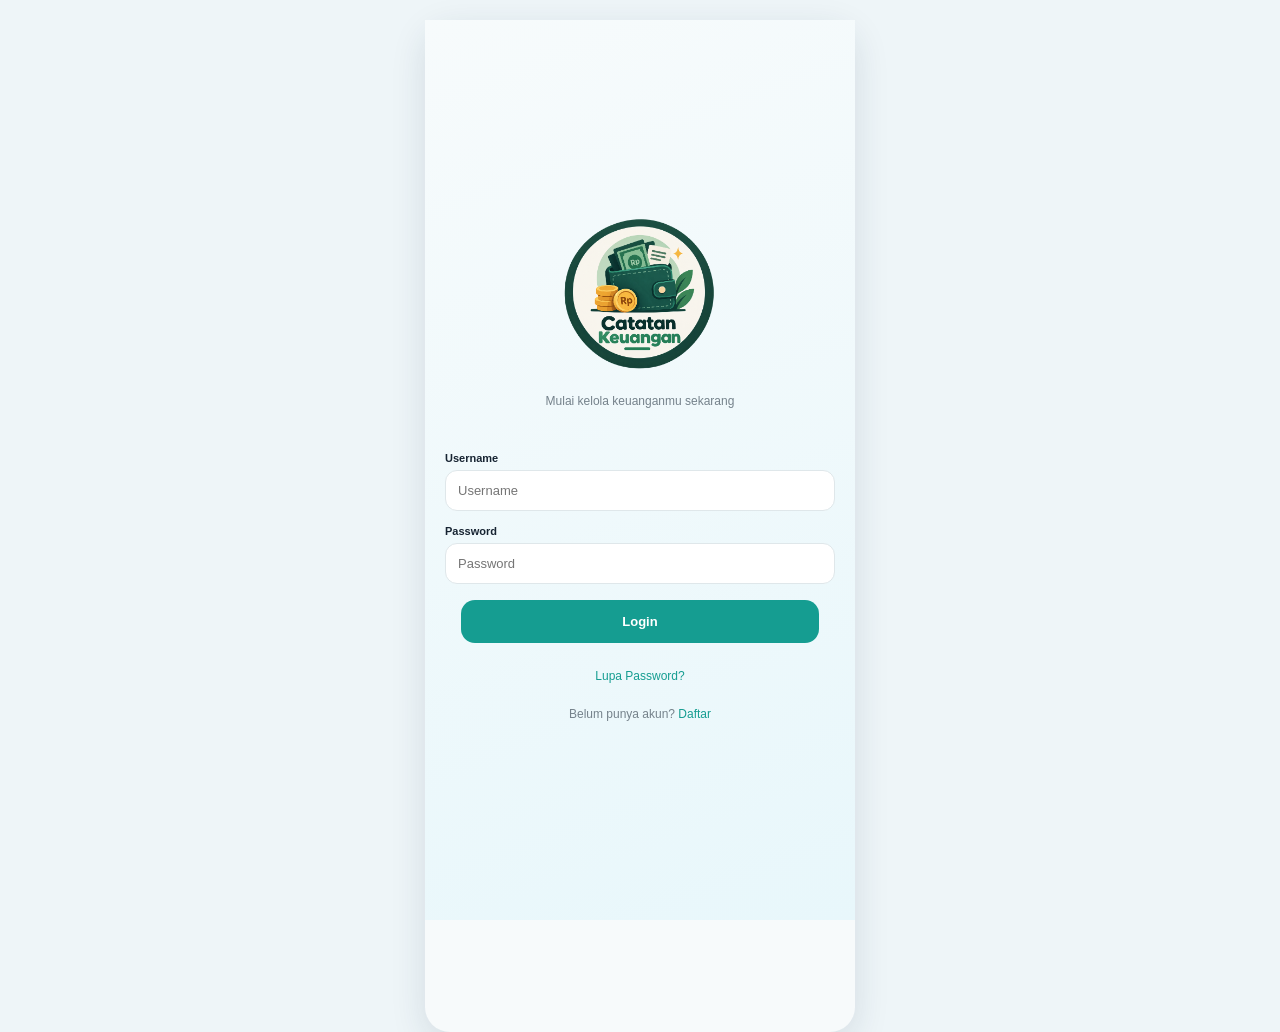
<file: target.html>
<!doctype html><html lang="id"><head><meta charset="utf-8"><meta name="viewport" content="width=device-width,initial-scale=1"><title>Tambah Target</title><link rel="stylesheet" href="style.css"></head><body><main class="phone"><div class="header"><a class="back" href="profil.html">‹</a><b>Tambah Target</b></div><div class="card"><h2 style="font-size:18px;margin:4px 0">Atur target pengeluaran harianmu</h2><p class="note">Agar lebih disiplin</p><label>Nominal Target</label><input id="targetAmount" type="number" min="0" placeholder="Masukkan target"><label>Pilih Kategori</label><select id="targetCat"><option>Semua Kategori</option><option>Makanan</option><option>Transportasi</option><option>Belanja</option><option>Pendidikan</option><option>Hiburan</option><option>Lainnya</option></select><label>Deskripsi (Opsional)</label><textarea id="targetDesc" placeholder="Tambahkan keterangan"></textarea><button class="btn" onclick="saveTarget()">Simpan</button></div></main><script src="app.js"></script></body></html>
</file>
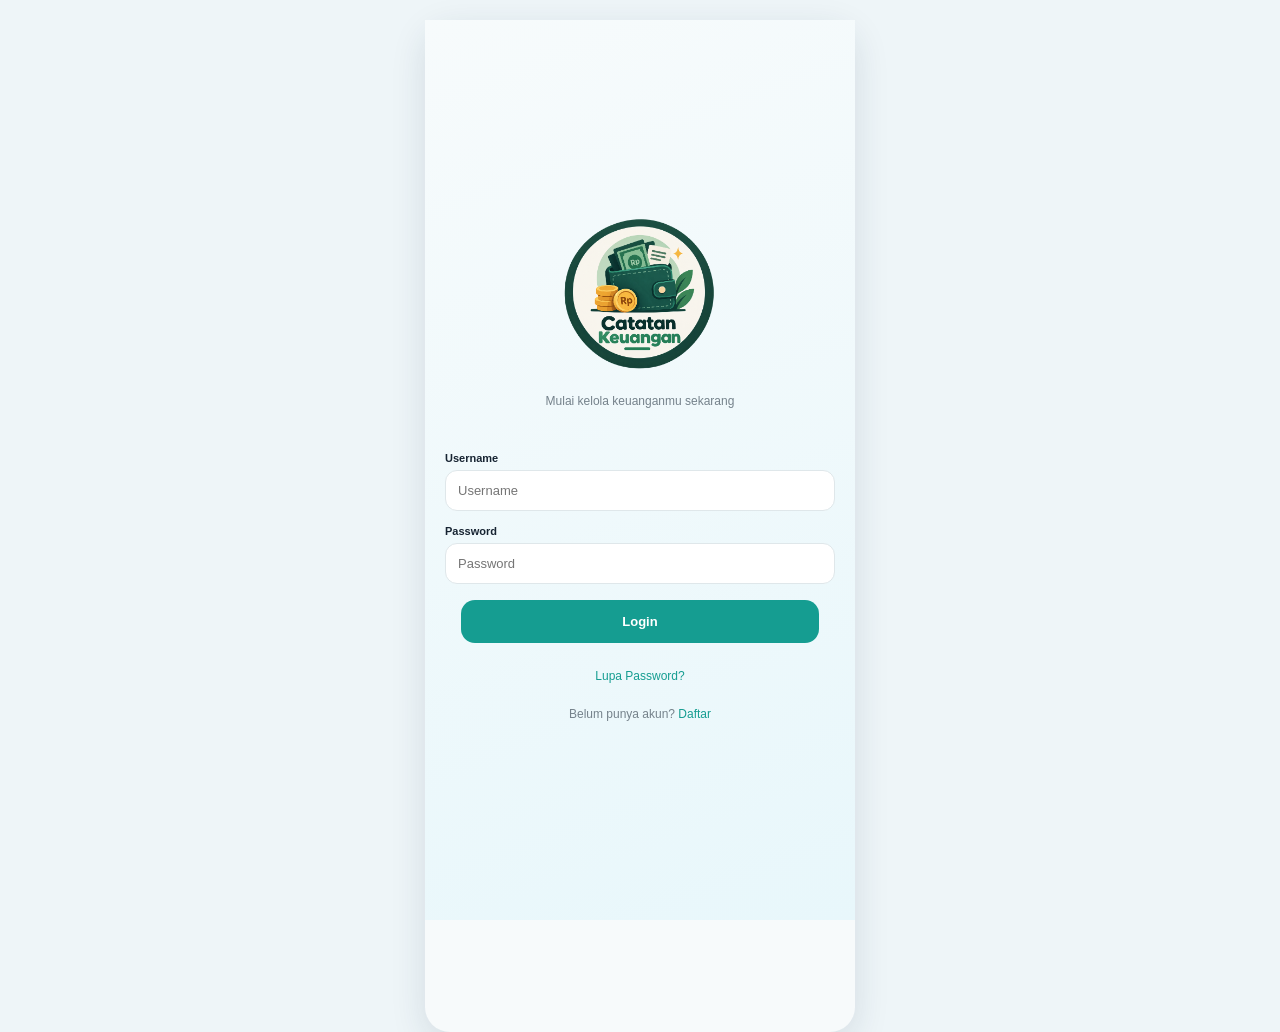
<file: tentang.html>
<!doctype html><html lang="id"><head><meta charset="utf-8"><meta name="viewport" content="width=device-width,initial-scale=1"><title>Tentang Aplikasi</title><link rel="stylesheet" href="style.css"></head><body><main class="phone"><div class="header"><a class="back" href="profil.html">‹</a><b>Tentang Aplikasi</b></div><div class="hero compact"><div class="logo">👛</div><h1>Catatan Keuangan</h1><p>Versi 1.0.0</p></div><div class="card"><div class="menu" onclick="toggleFaq('faq1')">ⓘ <div>FAQ</div><span class="right">›</span></div><div class="faq" id="faq1">Data transaksi tersimpan di perangkat/browser kamu. Statistik dihitung langsung dari transaksi yang tersimpan.</div><div class="menu" onclick="alert('Kebijakan privasi: data aplikasi disimpan secara lokal di perangkat.')">▣ <div>Kebijakan Privasi</div><span class="right">›</span></div><div class="menu" onclick="alert('Gunakan aplikasi untuk mencatat pengeluaran pribadi secara wajar.')">▤ <div>Syarat Penggunaan</div><span class="right">›</span></div><div class="menu" onclick="alert('Untuk tugas sekolah, kamu dapat mengubah isi aplikasi melalui file HTML, CSS, dan JS.')">✉ <div>Hubungi Kami</div><span class="right">›</span></div></div><p class="note center" style="padding:20px">Kelola keuanganmu hari ini, untuk masa depan yang lebih baik.</p></main><script>function toggleFaq(id){document.getElementById(id).classList.toggle('show')}</script><script src="app.js"></script></body></html>
</file>
<file: style.css>
*{box-sizing:border-box}html,body{margin:0;min-height:100%;font-family:Inter,Arial,Helvetica,sans-serif;background:#eef5f8;color:#172432}body{font-size:14px}.phone{width:min(100%,430px);min-height:100vh;margin:auto;background:#f7fafb;position:relative;overflow:hidden;padding-bottom:8px}.header{padding:22px 20px 12px;display:flex;align-items:center;justify-content:space-between;gap:12px}.header h1{font-size:20px;margin:0 0 5px}.header p{margin:0;color:#7b8992;font-size:11px}.header b{font-size:16px}.back{font-size:27px;text-decoration:none;color:#172432;line-height:1}.balance{background:linear-gradient(135deg,#159d91,#1ca88d);color:#fff;padding:18px;margin:8px 16px;border-radius:16px}.balance .small{font-size:11px;opacity:.9}.balance strong{display:block;font-size:25px;margin-top:6px}.grid2{display:grid;grid-template-columns:1fr 1fr;gap:10px;margin:10px 16px}.mini{padding:12px;border-radius:14px;background:#fff;box-shadow:0 3px 12px #17324a10;font-size:10px;color:#61717b}.mini b{display:block;margin-top:6px;font-size:14px;color:#172432}.mini.red{background:#fff1f3}.mini.green{background:#edf9f5}.card{margin:10px 16px;background:#fff;border-radius:16px;padding:16px;box-shadow:0 3px 12px #17324a0e}.note{font-size:11px;color:#81909a;margin:7px 0}.btn{display:block;width:calc(100% - 32px);margin:14px 16px;padding:14px;border:0;border-radius:14px;background:#159d91;color:#fff;font-weight:700;text-align:center;text-decoration:none;cursor:pointer;font-size:13px}.btn.small-btn{width:auto;margin:12px 0 0;padding:11px}.btn.secondary{background:#e7f4f2;color:#117b73}.section-title{font-weight:700;font-size:13px;margin:20px 18px 8px}.link{color:#159d91;text-decoration:none;cursor:pointer}.list-card{margin:0 16px;background:#fff;border-radius:15px;padding:0 14px;box-shadow:0 3px 12px #17324a10}.transaction{display:flex;align-items:center;gap:10px;padding:12px 0;border-bottom:1px solid #edf0f2}.transaction:last-child{border-bottom:0}.icon{width:38px;height:38px;border-radius:11px;display:grid;place-items:center;background:#e5f7f3;font-size:19px;flex:none}.tx{flex:1;min-width:0}.tx b{font-size:12px;display:block;white-space:nowrap;overflow:hidden;text-overflow:ellipsis}.tx small{display:block;color:#82909a;margin-top:3px;font-size:10px}.tx-note{white-space:nowrap;overflow:hidden;text-overflow:ellipsis}.amount{font-weight:700;font-size:12px;white-space:nowrap}.delete-tx{display:block;margin:6px 0 0 auto;border:0;background:#ffecef;color:#d65365;width:24px;height:22px;border-radius:7px;cursor:pointer}.empty{text-align:center;padding:25px 15px;color:#84919a;font-size:12px}.empty-icon{font-size:35px}.form{margin:0 18px}.form label,.card label{display:block;font-size:11px;font-weight:700;margin:14px 0 7px;color:#41515f}input,select,textarea{width:100%;padding:12px;border:1px solid #dfe7ea;border-radius:12px;background:#fff;font-size:13px;outline:none;color:#172432}textarea{min-height:88px;resize:vertical}.categories{display:grid;grid-template-columns:repeat(3,1fr);gap:9px}.cat{border:1px solid #e1e8eb;background:#fff;border-radius:13px;padding:10px 4px;text-align:center;font-size:10px;cursor:pointer}.cat span{display:block;font-size:20px;margin-bottom:4px}.cat.active{border:2px solid #159d91;background:#eefaf8}.tabs{display:flex;gap:8px;margin:6px 16px 12px}.tab{flex:1;padding:10px;border:0;border-radius:20px;background:#e9f0f2;color:#60707b;font-size:11px;cursor:pointer}.tab.active{background:#159d91;color:#fff}.bottom{position:sticky;bottom:0;z-index:5;background:#fff;border-top:1px solid #e8edef;display:grid;grid-template-columns:repeat(4,1fr);padding:8px 4px;margin-top:24px}.bottom a{text-align:center;text-decoration:none;color:#77848d;font-size:9px}.bottom a b{display:block;font-size:18px;margin-bottom:3px}.bottom a.active{color:#159d91}.summary{display:flex;justify-content:space-between;gap:12px;font-size:11px}.summary b{font-size:13px}.chart{height:190px;padding:22px 4px 0;display:flex;align-items:end;gap:7px;border-bottom:1px solid #e7edef}.bar-wrap{height:100%;flex:1;display:flex;flex-direction:column;justify-content:end;align-items:center;gap:5px}.bar{width:100%;max-width:28px;background:#159d91;border-radius:7px 7px 2px 2px;min-height:2px;position:relative}.bar span{position:absolute;bottom:calc(100% + 3px);left:50%;transform:translateX(-50%);font-size:7px;color:#71808a;white-space:nowrap}.bar-wrap small{font-size:8px;color:#7c8991}.donut{width:145px;height:145px;border-radius:50%;margin:10px auto;position:relative}.donut:after{content:'';position:absolute;inset:31px;background:#fff;border-radius:50%}.donut-center{position:absolute;z-index:2;inset:0;display:grid;place-items:center;font-size:11px;font-weight:700}.legend{font-size:10px;display:grid;grid-template-columns:1fr 1fr;gap:7px}.dot{display:inline-block;width:8px;height:8px;border-radius:50%;background:#159d91;margin-right:6px}.profile{display:flex;align-items:center;gap:13px}.avatar{width:55px;height:55px;border-radius:50%;background:#d9edf1;display:grid;place-items:center;font-size:17px;font-weight:800;color:#236579}.profile-email{display:block;color:#7b8790;margin-top:5px;font-size:10px}.right{margin-left:auto;color:#93a0a8}.menu{padding:13px 0;border-bottom:1px solid #edf0f2;display:flex;align-items:center;gap:12px;cursor:pointer}.menu:last-child{border:0}.menu .right{margin-left:auto}.switch{margin-left:auto;width:44px;height:24px;border-radius:20px;background:#159d91;padding:3px;cursor:pointer}.switch i{display:block;width:18px;height:18px;border-radius:50%;background:white;margin-left:20px;transition:.2s}.switch.off{background:#ccd7db}.switch.off i{margin-left:0}.hero{min-height:100vh;display:flex;flex-direction:column;justify-content:center;padding:30px 20px;text-align:center;background:linear-gradient(160deg,#f7fbfc,#e8f7fb)}.hero.compact{min-height:0;padding:25px 20px;background:none}.logo{font-size:60px;margin-bottom:10px}.hero h1{font-size:23px;margin:8px}.hero p{color:#75828b;font-size:12px}.auth-form{text-align:left;margin-top:20px}.auth-form label{display:block;font-size:11px;font-weight:700;margin:12px 0 6px}.auth-form input{margin-bottom:2px}.center{text-align:center}.switch-line{display:flex;align-items:center;justify-content:space-between;font-size:11px;padding:13px 0;border-bottom:1px solid #edf0f2}.theme-btn{border:0;background:none;cursor:pointer;font:inherit;color:inherit}.danger{color:#d65365}.faq{display:none;margin-top:8px;padding:10px;background:#f5f8f9;border-radius:10px;font-size:11px;color:#687780}.show{display:block}html[data-theme=dark] body{background:#10191d;color:#e9f1f2}html[data-theme=dark] .phone{background:#142126}html[data-theme=dark] .card,html[data-theme=dark] .list-card,html[data-theme=dark] .mini,html[data-theme=dark] .cat,html[data-theme=dark] input,html[data-theme=dark] select,html[data-theme=dark] textarea,html[data-theme=dark] .bottom{background:#1c2a2f;color:#e9f1f2;border-color:#2b3b40}html[data-theme=dark] .donut:after{background:#1c2a2f}html[data-theme=dark] .btn.secondary{background:#24423f;color:#8fe0d5}html[data-theme=dark] .tab{background:#24343a;color:#b5c2c7}html[data-theme=dark] .tab.active{background:#159d91;color:white}html[data-theme=dark] .hero{background:#142126} @media(min-width:700px){body{padding:20px}.phone{min-height:900px;border-radius:25px;box-shadow:0 10px 35px #17324a20}}
/* ===== Penyempurnaan tampilan mobile ===== */
body{padding-bottom:0}
.phone{padding-bottom:78px;min-height:100vh}
.bottom{position:fixed;left:50%;bottom:0;transform:translateX(-50%);width:min(100%,430px);margin:0;padding:9px 4px calc(9px + env(safe-area-inset-bottom));box-shadow:0 -3px 14px rgba(23,50,74,.08)}
.balance{position:relative;cursor:pointer}
.balance-wallet{position:absolute;right:15px;top:14px;width:39px;height:30px;border:0;border-radius:9px;background:rgba(255,255,255,.18);color:#fff;font-size:18px;cursor:pointer}
.balance-wallet:active{transform:scale(.96)}
.modal{position:fixed;inset:0;background:rgba(12,27,35,.42);z-index:50;display:none;align-items:flex-end;justify-content:center}
.modal.show{display:flex}
.modal-box{width:min(100%,430px);background:#fff;border-radius:22px 22px 0 0;padding:20px 18px 24px;box-shadow:0 -10px 35px rgba(0,0,0,.18)}
.modal-box h2{font-size:18px;margin:0 0 4px}.modal-box p{font-size:11px;color:#7d8b94;margin:0 0 15px}
.modal-actions{display:grid;grid-template-columns:1fr 1fr;gap:9px}.modal-actions .btn{width:100%;margin:10px 0 0}
.auth-logo{width:72px;height:52px;border:3px solid #159d91;border-radius:10px;margin:0 auto 16px;position:relative;background:#fff}
.auth-logo:before{content:'';position:absolute;left:7px;right:7px;top:10px;height:5px;border-radius:5px;background:#dff4f1}
.auth-logo:after{content:'';position:absolute;right:7px;top:19px;width:13px;height:13px;border-radius:50%;border:2px solid #159d91;background:#fff}
.no-data{grid-column:1/-1;color:#84919a}
.legend .dot{vertical-align:middle}
@media(min-width:700px){.bottom{bottom:20px;border-radius:0 0 25px 25px}.phone{padding-bottom:88px}}
html[data-theme=dark] .modal-box{background:#1c2a2f;color:#e9f1f2}
html[data-theme=dark] .modal-box p{color:#aebcc2}

/* Grafik Bulanan: dapat digeser horizontal dengan swipe di HP */
.chart-scroll{width:100%;overflow-x:auto;overflow-y:hidden;-webkit-overflow-scrolling:touch;scrollbar-width:thin;padding-bottom:4px;touch-action:pan-x}.chart-scroll .chart{min-width:100%;}.chart-scroll.week-scroll .chart{min-width:560px;padding-right:14px}.chart-scroll.week-scroll .bar-wrap{min-width:82px}.chart-scroll.month-scroll .chart{min-width:760px;padding-right:14px}.chart-scroll.month-scroll .bar-wrap{min-width:52px}.chart-month{gap:12px}.chart-scroll::-webkit-scrollbar{height:5px}.chart-scroll::-webkit-scrollbar-thumb{background:#c8d6da;border-radius:10px}
html[data-theme=dark] .chart-scroll::-webkit-scrollbar-thumb{background:#41545a}

/* Judul berjalan: bergerak terus ke kiri tanpa jeda */
.brand-title{min-width:0;flex:1}
.header-title-marquee{position:relative;width:100%;max-width:260px;height:26px;overflow:hidden;display:flex;align-items:center}
.header-title-track{display:flex;width:max-content;flex:0 0 auto;align-items:center;animation:headerTitleLoop 7s linear infinite;will-change:transform}
.header-title-track span{flex:0 0 auto;margin-right:64px;font-size:20px;line-height:1;font-weight:800;color:#159d91;white-space:nowrap}
.header-title-marquee:before,.header-title-marquee:after{content:'';position:absolute;top:0;bottom:0;width:26px;z-index:2;pointer-events:none}
.header-title-marquee:before{left:0;background:linear-gradient(90deg,#f7fafb,transparent)}
.header-title-marquee:after{right:0;background:linear-gradient(270deg,#f7fafb,transparent)}
@keyframes headerTitleLoop{from{transform:translate3d(0,0,0)}to{transform:translate3d(-50%,0,0)}}
.auth-title-marquee{position:relative;width:100%;max-width:330px;height:34px;overflow:hidden;margin:8px auto 8px;display:flex;align-items:center}
.auth-title-track{display:flex;width:max-content;flex:0 0 auto;align-items:center;animation:authTitleLoop 6s linear infinite;will-change:transform}
.auth-title-track span{flex:0 0 auto;margin-right:72px;font-size:23px;line-height:1;font-weight:800;color:#159d91;white-space:nowrap}
.auth-title-marquee:before,.auth-title-marquee:after{content:'';position:absolute;top:0;bottom:0;width:38px;z-index:2;pointer-events:none}
.auth-title-marquee:before{left:0;background:linear-gradient(90deg,#f7fbfc,transparent)}
.auth-title-marquee:after{right:0;background:linear-gradient(270deg,#f7fbfc,transparent)}
@keyframes authTitleLoop{from{transform:translate3d(0,0,0)}to{transform:translate3d(-50%,0,0)}}
.history-search{margin:0 16px 12px;position:relative}
.history-search input{width:100%;height:42px;padding:11px 12px 11px 38px;border-radius:12px;border:1px solid #dfe7ea;background:#fff;color:#172432;font-size:12px;outline:none}
.history-search input:focus{border-color:#159d91;box-shadow:0 0 0 2px rgba(21,157,145,.10)}
.search-icon{position:absolute;left:13px;top:50%;transform:translateY(-50%);z-index:1;color:#74828a;font-size:21px;line-height:1;pointer-events:none}
html[data-theme=dark] .header-title-marquee:before{background:linear-gradient(90deg,#142126,transparent)}
html[data-theme=dark] .header-title-marquee:after{background:linear-gradient(270deg,#142126,transparent)}
html[data-theme=dark] .auth-title-marquee:before{background:linear-gradient(90deg,#142126,transparent)}
html[data-theme=dark] .auth-title-marquee:after{background:linear-gradient(270deg,#142126,transparent)}
html[data-theme=dark] .history-search input{background:#1c2a2f;color:#e9f1f2;border-color:#2b3b40}

/* Perbaikan tema gelap: kartu Pengeluaran/Pemasukan Hari Ini tetap terbaca */
html[data-theme=dark] .mini,
html[data-theme=dark] .mini.red,
html[data-theme=dark] .mini.green{
  background:#1c2a2f;
  color:#d7e1e4;
  box-shadow:0 3px 12px rgba(0,0,0,.12);
}
html[data-theme=dark] .mini b{
  color:#f1f7f8;
}
html[data-theme=dark] .mini.red b{
  color:#ffb5bd;
}
html[data-theme=dark] .mini.green b{
  color:#8fe0d5;
}

/* Notifikasi input: toast modern, ringan, dan tidak mengganggu layout */
.app-toast{position:fixed;left:50%;top:16px;bottom:auto;transform:translate(-50%,18px) scale(.98);width:min(390px,calc(100vw - 28px));display:flex;align-items:center;gap:11px;padding:12px 14px 14px;background:#fff;border:1px solid rgba(20,35,35,.10);border-radius:14px;box-shadow:0 12px 32px rgba(0,0,0,.18);z-index:99999;opacity:0;pointer-events:none;transition:opacity .22s ease,transform .22s ease;overflow:hidden}
.app-toast.show{opacity:1;transform:translate(-50%,0) scale(1);pointer-events:auto}
.toast-icon{width:32px;height:32px;flex:0 0 32px;border-radius:50%;display:grid;place-items:center;font-weight:900;font-size:17px;background:#159d91;color:#fff}
.toast-content{min-width:0;display:flex;flex-direction:column;gap:2px;padding-right:22px}
.toast-content b{font-size:13px;line-height:1.2;color:#172322}
.toast-content span{font-size:12px;line-height:1.35;color:#64706e;word-break:break-word}
.toast-close{position:absolute;right:9px;top:7px;border:0;background:transparent;color:#899391;font-size:20px;line-height:1;cursor:pointer;padding:2px 5px}
.toast-progress{position:absolute;left:0;bottom:0;width:100%;height:3px;background:#159d91;transform-origin:left;animation:toastProgress 3.2s linear forwards}
.toast-error .toast-icon{background:#d9534f}.toast-error .toast-progress{background:#d9534f}
.toast-warning .toast-icon{background:#d99824}.toast-warning .toast-progress{background:#d99824}
.toast-info .toast-icon{background:#3f7fe8}.toast-info .toast-progress{background:#3f7fe8}
[data-theme="dark"] .app-toast{background:#1c292d;border-color:rgba(255,255,255,.08);box-shadow:0 12px 32px rgba(0,0,0,.35)}
[data-theme="dark"] .toast-content b{color:#f1f5f4}
[data-theme="dark"] .toast-content span{color:#aab7b5}
[data-theme="dark"] .toast-close{color:#9aa9a6}
@keyframes toastProgress{from{transform:scaleX(1)}to{transform:scaleX(0)}}
@media(max-width:480px){.app-toast{top:14px;width:calc(100vw - 24px);border-radius:13px}}

/* Pengingat harian modern: menggantikan alert bawaan browser */
.reminder-modal{position:fixed;inset:0;z-index:100000;display:flex;align-items:center;justify-content:center;padding:22px;opacity:0;pointer-events:none;transition:opacity .22s ease}
.reminder-modal.show{opacity:1;pointer-events:auto}
.reminder-backdrop{position:absolute;inset:0;background:rgba(8,20,24,.58);backdrop-filter:blur(5px);-webkit-backdrop-filter:blur(5px)}
.reminder-card{position:relative;width:min(100%,360px);background:#fff;color:#172322;border-radius:24px;padding:28px 22px 20px;text-align:center;box-shadow:0 24px 70px rgba(0,0,0,.28);transform:translateY(18px) scale(.96);transition:transform .25s cubic-bezier(.2,.8,.2,1);overflow:hidden}
.reminder-modal.show .reminder-card{transform:translateY(0) scale(1)}
.reminder-card:before{content:"";position:absolute;left:0;right:0;top:0;height:5px;background:linear-gradient(90deg,#159d91,#23c4b4,#159d91)}
.reminder-close{position:absolute;right:12px;top:10px;width:32px;height:32px;border:0;border-radius:50%;background:#f0f5f4;color:#657370;font-size:23px;line-height:1;cursor:pointer}
.reminder-icon{position:relative;width:72px;height:72px;margin:2px auto 14px;border-radius:22px;background:#dff7f3;display:grid;place-items:center;box-shadow:0 10px 25px rgba(21,157,145,.16)}
.reminder-icon span{display:inline-block;font-size:31px;filter:drop-shadow(0 3px 4px rgba(0,0,0,.12));transform-origin:50% 12%;animation:reminderBellRing 1.8s ease-in-out infinite}
.reminder-icon i{position:absolute;right:7px;top:8px;width:9px;height:9px;border-radius:50%;background:#159d91;box-shadow:0 0 0 5px rgba(21,157,145,.12);animation:reminderPulse 1.5s ease-in-out infinite}
.reminder-badge{display:inline-block;padding:5px 9px;border-radius:999px;background:#e8f8f5;color:#159d91;font-size:9px;font-weight:800;letter-spacing:.8px;margin-bottom:8px}
.reminder-card h2{margin:0;font-size:21px;line-height:1.2;color:#172322}
.reminder-card p{margin:9px auto 20px;max-width:300px;font-size:12px;line-height:1.55;color:#74817f}
.reminder-actions{display:grid;grid-template-columns:1fr 1.55fr;gap:9px}
.reminder-actions button,.reminder-primary{height:45px;border-radius:12px;font:inherit;font-size:12px;font-weight:800;display:flex;align-items:center;justify-content:center;text-decoration:none;cursor:pointer}
.reminder-later{border:1px solid #dce7e5;background:#f7faf9;color:#64716f}
.reminder-primary{border:0;background:#159d91;color:#fff;box-shadow:0 7px 18px rgba(21,157,145,.22)}
.reminder-primary:active,.reminder-later:active{transform:scale(.98)}
@keyframes reminderPulse{50%{transform:scale(1.18);opacity:.7}}
@keyframes reminderBellRing{0%,58%,100%{transform:rotate(0) translateY(0)}64%{transform:rotate(12deg) translateY(-1px)}70%{transform:rotate(-12deg) translateY(-1px)}76%{transform:rotate(9deg)}82%{transform:rotate(-7deg)}88%{transform:rotate(0) translateY(0)}94%{transform:translateY(-2px)}}
html[data-theme=dark] .reminder-card{background:#1b292e;color:#edf5f5;box-shadow:0 24px 70px rgba(0,0,0,.5)}
html[data-theme=dark] .reminder-close{background:#26383e;color:#aab8b8}
html[data-theme=dark] .reminder-icon{background:#203d3b}
html[data-theme=dark] .reminder-badge{background:#21423e;color:#8fe0d5}
html[data-theme=dark] .reminder-card h2{color:#f1f6f6}
html[data-theme=dark] .reminder-card p{color:#aab9b9}
html[data-theme=dark] .reminder-later{background:#24343a;border-color:#35484e;color:#c0cdcd}
@media(max-width:380px){.reminder-card{padding:25px 17px 17px}.reminder-actions{grid-template-columns:1fr}.reminder-primary{order:-1}}

/* Lonceng notifikasi bergerak */
.header-bell{position:relative;display:inline-flex;align-items:center;justify-content:center;width:38px;height:38px;text-decoration:none}
.header-bell span{display:inline-block;font-size:21px;line-height:1;transform-origin:50% 12%;animation:bellRing 2.8s ease-in-out infinite}
.header-bell .bell-dot{position:absolute;right:4px;top:5px;width:7px;height:7px;border-radius:50%;background:#159d91;box-shadow:0 0 0 3px rgba(21,157,145,.12);animation:bellPulse 1.8s ease-in-out infinite}
@keyframes bellRing{0%,68%,100%{transform:rotate(0)}72%{transform:rotate(12deg)}76%{transform:rotate(-12deg)}80%{transform:rotate(8deg)}84%{transform:rotate(-8deg)}88%{transform:rotate(0)}}
@keyframes bellPulse{0%,100%{transform:scale(.9);opacity:.65}50%{transform:scale(1.18);opacity:1}}
.notification-bell{display:flex;align-items:center;justify-content:center;animation:bellFloat 2.8s ease-in-out infinite;transform-origin:50% 15%}
@keyframes bellFloat{0%,100%{transform:rotate(0) translateY(0)}18%{transform:rotate(10deg) translateY(-1px)}24%{transform:rotate(-10deg) translateY(-1px)}30%{transform:rotate(7deg)}36%{transform:rotate(-7deg)}42%{transform:rotate(0) translateY(0)}70%{transform:translateY(-2px)}80%{transform:translateY(0)}}
html[data-theme=dark] .header-bell span{color:#159d91}
@media (prefers-reduced-motion:reduce){.header-bell span,.header-bell .bell-dot,.notification-bell,.reminder-icon span{animation:none}}

/* Fitur tambahan: target, streak, kalender, pencapaian, dan grafik saldo */
.overview-head{display:flex;align-items:center;justify-content:space-between;gap:10px;font-size:12px}.overview-head span{font-size:10px;color:#159d91;font-weight:800}.progress-track{height:8px;background:#e7eeee;border-radius:20px;overflow:hidden;margin:11px 0 7px}.progress-track i{display:block;height:100%;width:0;background:linear-gradient(90deg,#159d91,#35c4a9);border-radius:20px;transition:width .35s ease}.smart-overview .note{margin-bottom:0}.streak-card,.achievement-card{position:relative;overflow:hidden}.streak-card span,.achievement-card span{font-size:10px;color:#607078}.streak-card b,.achievement-card b{display:block;font-size:18px;margin-top:5px;color:#172432}.streak-card small,.achievement-card small{display:block;font-size:9px;color:#84919a;margin-top:3px}.calendar-week,.calendar-grid{display:grid;grid-template-columns:repeat(7,1fr);gap:5px}.calendar-week{margin-top:13px}.calendar-week span{text-align:center;font-size:8px;color:#8a979c;font-weight:700}.calendar-grid{margin-top:6px}.cal-day{min-height:34px;border:1px solid #edf1f2;background:#fbfcfc;border-radius:9px;display:grid;place-items:center;position:relative;font-size:10px;color:#536168;cursor:pointer}.cal-day.muted{opacity:.35}.cal-day.today{border-color:#159d91;color:#159d91;font-weight:800}.cal-day.has-expense:after{content:'';position:absolute;bottom:4px;width:4px;height:4px;border-radius:50%;background:#d9534f}.cal-day.has-income:before{content:'';position:absolute;top:4px;width:4px;height:4px;border-radius:50%;background:#159d91}.cal-day.selected{background:#e8f8f5;box-shadow:inset 0 0 0 1px #159d91}.calendar-detail{margin-top:10px;padding:9px 10px;background:#f5f8f8;border-radius:10px;font-size:10px;color:#66747a;line-height:1.45}.balance-chart{height:170px;min-width:640px;display:flex;align-items:stretch;gap:9px;padding:18px 8px 0;border-bottom:1px solid #e7edef}.balance-point{height:100%;min-width:72px;display:flex;flex-direction:column;align-items:center;justify-content:flex-end;gap:5px}.balance-point .bp-value{font-size:8px;color:#68767d;white-space:nowrap}.balance-point .bp-line{width:2px;flex:1;background:#cfe4e0;position:relative;min-height:20px}.balance-point .bp-line i{position:absolute;left:50%;bottom:0;transform:translateX(-50%);width:9px;height:9px;border-radius:50%;background:#159d91;box-shadow:0 0 0 4px #dff4f1}.balance-point small{font-size:8px;color:#849199}.achievement-panel{padding-bottom:12px}.achievement-list{display:grid;grid-template-columns:1fr 1fr;gap:8px;margin-top:12px}.achievement-item{padding:10px;border:1px solid #e7eeee;border-radius:11px;background:#fafcfc}.achievement-item.unlocked{border-color:#bce8e1;background:#effaf8}.achievement-item .ach-icon{font-size:19px}.achievement-item b{display:block;font-size:10px;margin-top:4px}.achievement-item small{display:block;font-size:8px;color:#829097;margin-top:2px;line-height:1.3}.achievement-item.locked{opacity:.52;filter:grayscale(.5)}
html[data-theme=dark] .progress-track{background:#293b40}.streak-card b,.achievement-card b{color:#f1f7f8}.calendar-card .calendar-detail{background:#22343a;color:#aebcc1}.cal-day{background:#1a292e;border-color:#2c3c41;color:#c5d0d3}.cal-day.selected{background:#21423e}.achievement-item{background:#1a292e;border-color:#2b3c41}.achievement-item.unlocked{background:#1d3a37;border-color:#326d66}.balance-point .bp-line{background:#36504f}.balance-point .bp-line i{box-shadow:0 0 0 4px #203d3b}.achievement-item b{color:#e9f2f2}

/* Perbaikan mode terang: teks Streak & Pencapaian harus tetap terbaca */
html:not([data-theme=dark]) .streak-card b,
html:not([data-theme=dark]) .achievement-card b{color:#172432}
html:not([data-theme=dark]) .streak-card span,
html:not([data-theme=dark]) .achievement-card span{color:#607078}
html:not([data-theme=dark]) .streak-card small,
html:not([data-theme=dark]) .achievement-card small{color:#84919a}

/* Profil modern v16 */
.profile-page{padding-bottom:82px;background:linear-gradient(180deg,#f7fbfb 0%,#f3f7f8 100%)}
.profile-top{padding:24px 18px 14px;display:flex;align-items:center;justify-content:space-between}
.profile-top h1{font-size:24px;margin:4px 0 3px;letter-spacing:-.4px}.profile-top p{margin:0;color:#7b8991;font-size:11px}.eyebrow{font-size:8px;font-weight:800;letter-spacing:1.1px;color:#89979d}.eyebrow.teal{color:#159d91}.profile-top-icon{width:40px;height:40px;border-radius:13px;background:#e5f5f3;color:#159d91;display:grid;place-items:center;font-size:20px;box-shadow:0 5px 14px rgba(21,157,145,.10)}
.profile-hero-card{margin:4px 16px 10px;padding:17px;border-radius:20px;background:linear-gradient(135deg,#159d91,#23a98f);color:#fff;display:flex;align-items:center;gap:13px;position:relative;overflow:hidden;box-shadow:0 10px 24px rgba(21,157,145,.20)}
.profile-hero-card:after{content:'';position:absolute;width:125px;height:125px;border-radius:50%;right:-45px;top:-62px;background:rgba(255,255,255,.10)}
.profile-avatar-wrap{position:relative;z-index:1}.profile-avatar{width:61px;height:61px;border:3px solid rgba(255,255,255,.75);background:rgba(255,255,255,.20);color:#fff;font-size:18px}.online-dot{position:absolute;right:0;bottom:1px;width:13px;height:13px;border:3px solid #159d91;background:#8ee3bc;border-radius:50%}
.profile-identity{min-width:0;display:flex;flex-direction:column;z-index:1}.profile-label{font-size:8px;opacity:.78;margin-bottom:3px}.profile-identity b{font-size:16px;white-space:nowrap;overflow:hidden;text-overflow:ellipsis}.profile-email{color:rgba(255,255,255,.78);font-size:9px;margin-top:3px}.profile-status{font-size:8px;margin-top:6px;color:#dffaf3}.profile-chevron{margin-left:auto;color:#94a1a8;font-size:24px;line-height:1;z-index:1}.profile-hero-card .profile-chevron{color:rgba(255,255,255,.82)}
.profile-stats{display:grid;grid-template-columns:repeat(3,1fr);gap:8px;margin:0 16px 10px}.profile-stats>div{background:#fff;border:1px solid #e7eeee;border-radius:15px;padding:12px 9px;min-width:0}.profile-stats span{display:block;font-size:8px;color:#849199}.profile-stats b{display:block;font-size:13px;color:#172432;margin-top:5px;white-space:nowrap;overflow:hidden;text-overflow:ellipsis}.profile-stats small{display:block;font-size:7px;color:#9aa5aa;margin-top:3px}
.profile-achievement-summary{margin-top:10px}.section-row{display:flex;justify-content:space-between;align-items:center;gap:8px}.section-row b{display:block;font-size:13px;margin-top:4px}.achievement-count{font-size:10px;font-weight:800;color:#159d91;background:#e8f8f5;padding:6px 9px;border-radius:999px}.mini-achievement-track{height:7px;background:#e9eeee;border-radius:99px;overflow:hidden;margin-top:12px}.mini-achievement-track i{display:block;height:100%;width:0;background:linear-gradient(90deg,#159d91,#38c4a9);border-radius:99px;transition:width .35s ease}.profile-section-title{margin:18px 18px 8px;font-size:10px;font-weight:800;color:#7d8b92;text-transform:uppercase;letter-spacing:.8px}.profile-menu-card{padding:5px 14px}.modern-menu{display:flex;align-items:center;gap:11px;padding:12px 0;border-bottom:1px solid #edf1f2;cursor:pointer}.modern-menu:last-child{border-bottom:0}.modern-menu>div{min-width:0}.modern-menu b{display:block;font-size:11px;color:#26343b}.modern-menu small{display:block;font-size:8px;color:#8a979d;margin-top:3px;white-space:nowrap;overflow:hidden;text-overflow:ellipsis}.menu-icon{width:36px;height:36px;border-radius:11px;display:grid;place-items:center;font-size:15px;flex:none}.teal-icon{background:#e4f7f3;color:#159d91}.blue-icon{background:#eaf1ff;color:#3f7fe8}.purple-icon{background:#f1edff;color:#7357d8}.amber-icon{background:#fff4df;color:#d7961e}.gray-icon{background:#eef1f2;color:#68767d}
.profile-action{width:calc(100% - 32px);margin:9px 16px;padding:12px 13px;border-radius:15px;border:1px solid #e5ecee;background:#fff;display:flex;align-items:center;gap:11px;text-decoration:none;text-align:left;cursor:pointer;color:#26343b}.profile-action>span:first-child{width:34px;height:34px;border-radius:10px;display:grid;place-items:center;background:#e8f8f5;color:#159d91;font-size:15px}.profile-action div{flex:1;min-width:0}.profile-action b{display:block;font-size:11px}.profile-action small{display:block;font-size:8px;color:#8a979d;margin-top:2px}.primary-action{background:#e8f8f5;border-color:#ccece7}.danger-action>span:first-child{background:#fff0f2;color:#d65365}.logout-action>span:first-child{background:#eef2f3;color:#607078}.profile-action>span:last-child{font-size:20px;color:#9aa5aa}
html[data-theme=dark] .profile-page{background:linear-gradient(180deg,#142126,#10191d)}html[data-theme=dark] .profile-top p{color:#9eafb4}html[data-theme=dark] .profile-top-icon{background:#203d3b;color:#8fe0d5}.profile-hero-card{box-shadow:0 10px 24px rgba(0,0,0,.22)}html[data-theme=dark] .profile-stats>div,html[data-theme=dark] .profile-action{background:#1c2a2f;border-color:#2b3b40}html[data-theme=dark] .profile-stats span,html[data-theme=dark] .profile-stats small,html[data-theme=dark] .modern-menu small,html[data-theme=dark] .profile-action small{color:#94a6ab}html[data-theme=dark] .profile-stats b,html[data-theme=dark] .modern-menu b,html[data-theme=dark] .profile-action{color:#e8f1f2}html[data-theme=dark] .profile-menu-card{background:#1c2a2f}html[data-theme=dark] .modern-menu{border-color:#2b3b40}html[data-theme=dark] .primary-action{background:#21423e;border-color:#326d66}html[data-theme=dark] .profile-section-title{color:#91a0a5}html[data-theme=dark] .achievement-count{background:#21423e;color:#8fe0d5}html[data-theme=dark] .mini-achievement-track{background:#293b40}
html:not([data-theme=dark]) .profile-stats b{color:#172432}
@media(max-width:360px){.profile-stats{gap:6px}.profile-stats>div{padding:10px 7px}.profile-stats b{font-size:11px}}

/* Profil: informasi target dan batas bukan tombol/menu, hanya menampilkan status */
.profile-menu-card .modern-menu.info-only{cursor:default}
.profile-menu-card .modern-menu.info-only:active{transform:none}
.profile-menu-card .modern-menu.info-only:hover{background:inherit}

/* Streak api hidup — dibuat dari CSS agar terasa seperti api sungguhan, bukan emoji */
.streak-card{min-height:78px}
.streak-visual-row{display:flex;align-items:center;gap:10px;height:100%}
.streak-visual-row>div:last-child{min-width:0}
.streak-flame{position:relative;width:38px;height:49px;flex:0 0 38px;display:block;filter:drop-shadow(0 4px 5px rgba(255,115,20,.18));transform-origin:50% 90%;}
.streak-flame i{position:absolute;display:block;pointer-events:none}
.streak-flame .flame-outer{width:27px;height:38px;left:6px;top:9px;border-radius:58% 42% 56% 44%;background:linear-gradient(145deg,#ff3d16 8%,#ff7516 42%,#ffb21c 72%,#ffe56b 100%);transform:rotate(-44deg) skewY(3deg);transform-origin:50% 85%;box-shadow:0 0 10px rgba(255,90,18,.35)}
.streak-flame .flame-inner{width:19px;height:29px;left:10px;top:17px;border-radius:58% 42% 58% 42%;background:linear-gradient(145deg,#ff8a16,#ffd23f 62%,#fff0a1);transform:rotate(-44deg);transform-origin:50% 88%}
.streak-flame .flame-core{width:10px;height:17px;left:14px;top:25px;border-radius:60% 40% 60% 40%;background:#fff7c2;transform:rotate(-42deg);filter:blur(.2px)}
.streak-flame .flame-glow{width:34px;height:34px;left:2px;top:13px;border-radius:50%;background:radial-gradient(circle,rgba(255,133,28,.26),rgba(255,133,28,0) 70%);filter:blur(4px);}
.streak-flame .flame-ember{width:3px;height:6px;border-radius:80% 20% 70% 30%;background:#ffad32;opacity:0;transform:rotate(-25deg)}
.streak-flame .e1{left:3px;top:11px}.streak-flame .e2{right:3px;top:18px}
.streak-flame.active{animation:realFlameBody .72s ease-in-out infinite alternate}
.streak-flame.active .flame-outer{animation:realFlameOuter .42s ease-in-out infinite alternate}
.streak-flame.active .flame-inner{animation:realFlameInner .31s ease-in-out infinite alternate-reverse}
.streak-flame.active .flame-core{animation:realFlameCore .26s ease-in-out infinite alternate}
.streak-flame.active .flame-glow{animation:realFlameGlow .8s ease-in-out infinite alternate}
.streak-flame.active .e1{animation:emberFloat1 1.15s ease-out infinite}
.streak-flame.active .e2{animation:emberFloat2 1.35s ease-out .35s infinite}
@keyframes realFlameBody{0%{transform:rotate(-2deg) scaleX(.96) scaleY(.98)}45%{transform:rotate(2deg) scaleX(1.02) scaleY(1.04)}100%{transform:rotate(-1deg) scaleX(.98) scaleY(1)}}
@keyframes realFlameOuter{0%{transform:rotate(-47deg) skewY(5deg) scale(.96,.98)}35%{transform:rotate(-38deg) skewY(-4deg) scale(1.04,1.08)}70%{transform:rotate(-50deg) skewY(3deg) scale(.98,1.02)}100%{transform:rotate(-41deg) skewY(-2deg) scale(1.02,1.06)}}
@keyframes realFlameInner{0%{transform:rotate(-48deg) scale(.94,.96)}50%{transform:rotate(-37deg) scale(1.05,1.08)}100%{transform:rotate(-44deg) scale(.98,1.03)}}
@keyframes realFlameCore{0%{transform:rotate(-48deg) scale(.9,.94);opacity:.82}50%{transform:rotate(-35deg) scale(1.08,1.13);opacity:1}100%{transform:rotate(-43deg) scale(.96,1.02);opacity:.9}}
@keyframes realFlameGlow{from{opacity:.55;transform:scale(.9)}to{opacity:1;transform:scale(1.14)}}
@keyframes emberFloat1{0%{opacity:0;transform:translate(0,4px) rotate(-25deg) scale(.7)}20%{opacity:.9}100%{opacity:0;transform:translate(-5px,-18px) rotate(15deg) scale(.25)}}
@keyframes emberFloat2{0%{opacity:0;transform:translate(0,3px) rotate(20deg) scale(.7)}25%{opacity:.8}100%{opacity:0;transform:translate(5px,-20px) rotate(-10deg) scale(.2)}}
.streak-flame.dead{filter:grayscale(1);opacity:.42;animation:none}
.streak-flame.dead .flame-outer{background:linear-gradient(145deg,#aeb7bb,#768187 60%,#d4d9da);box-shadow:none}
.streak-flame.dead .flame-inner{background:#aab3b7}.streak-flame.dead .flame-core{background:#e1e5e6}.streak-flame.dead .flame-glow,.streak-flame.dead .flame-ember{display:none}
.profile-streak-stat{position:relative;overflow:hidden}
.profile-streak-flame{position:absolute;right:7px;top:7px;width:27px;height:34px;transform:scale(.72);transform-origin:top right;opacity:.9}
html[data-theme=dark] .streak-flame.dead{opacity:.3}
html[data-theme=dark] .streak-flame .flame-glow{filter:blur(5px)}
@media(prefers-reduced-motion:reduce){.streak-flame.active,.streak-flame.active .flame-outer,.streak-flame.active .flame-inner,.streak-flame.active .flame-core,.streak-flame.active .flame-glow,.streak-flame.active .e1,.streak-flame.active .e2{animation:none}.streak-flame.active{transform:none}}


/* ===== API STREAK REALISTIS + WARNA BERDASARKAN LAMA STREAK ===== */
.streak-flame{
  --fire1:#ff2d12;--fire2:#ff6414;--fire3:#ffb21c;--fire4:#fff2a1;
  position:relative;width:42px;height:54px;flex:0 0 42px;display:block;
  filter:drop-shadow(0 5px 7px rgba(255,86,12,.28));transform-origin:50% 92%;
}
.streak-flame i{position:absolute;display:block;pointer-events:none}
.streak-flame .flame-outer{
  width:31px;height:45px;left:6px;top:7px;
  background:linear-gradient(160deg,var(--fire1) 5%,var(--fire2) 42%,var(--fire3) 72%,var(--fire4) 100%);
  clip-path:polygon(50% 100%,22% 87%,8% 65%,17% 48%,11% 31%,30% 43%,29% 20%,45% 0,49% 23%,66% 10%,65% 35%,88% 24%,80% 49%,93% 61%,76% 78%);
  border-radius:48% 52% 42% 58%;
  box-shadow:0 0 13px rgba(255,75,10,.4);
  transform-origin:50% 92%;
}
.streak-flame .flame-inner{
  width:21px;height:33px;left:11px;top:19px;
  background:linear-gradient(160deg,#ff7b10 5%,#ffd22e 55%,#fff5ae 100%);
  clip-path:polygon(50% 100%,20% 83%,8% 58%,24% 45%,22% 24%,45% 0,52% 26%,72% 15%,68% 43%,89% 57%,73% 80%);
  transform-origin:50% 94%;
}
.streak-flame .flame-core{
  width:11px;height:19px;left:16px;top:29px;
  background:linear-gradient(160deg,#fff7c8,#fff,#ffd96b);
  clip-path:polygon(50% 100%,15% 70%,22% 42%,48% 0,63% 37%,90% 65%,72% 87%);
  filter:blur(.15px);
  transform-origin:50% 95%;
}
.streak-flame .flame-glow{
  width:42px;height:42px;left:0;top:11px;border-radius:50%;
  background:radial-gradient(circle,rgba(255,125,20,.38) 0,rgba(255,101,14,.15) 38%,transparent 72%);
  filter:blur(5px);
}
.streak-flame .flame-outer:before{
  content:"";position:absolute;inset:4px;
  background:linear-gradient(180deg,rgba(255,255,255,.28),transparent 45%);
  clip-path:inherit;opacity:.45;
}
.streak-flame .flame-ember{
  width:4px;height:8px;border-radius:80% 20% 70% 30%;
  background:var(--fire3);opacity:0;
}
.streak-flame .e1{left:3px;top:18px}.streak-flame .e2{right:2px;top:25px}
.streak-flame.active{animation:realFireBody .55s ease-in-out infinite alternate}
.streak-flame.active .flame-outer{animation:realFireOuter .34s ease-in-out infinite alternate}
.streak-flame.active .flame-inner{animation:realFireInner .25s ease-in-out infinite alternate-reverse}
.streak-flame.active .flame-core{animation:realFireCore .21s ease-in-out infinite alternate}
.streak-flame.active .flame-glow{animation:realFireGlow .62s ease-in-out infinite alternate}
.streak-flame.active .e1{animation:emberFloat1 .9s ease-out infinite}
.streak-flame.active .e2{animation:emberFloat2 1.15s ease-out .25s infinite}
@keyframes realFireBody{0%{transform:rotate(-2deg) scale(.95,.97)}45%{transform:rotate(2deg) scale(1.03,1.04)}100%{transform:rotate(-1deg) scale(.98,1)}}
@keyframes realFireOuter{0%{transform:translateX(1px) rotate(-2deg) scale(.96,.97)}50%{transform:translateX(-2px) rotate(3deg) scale(1.04,1.08)}100%{transform:translateX(1px) rotate(-1deg) scale(.98,1.02)}}
@keyframes realFireInner{0%{transform:translateX(-1px) rotate(-2deg) scale(.94,.96)}50%{transform:translateX(2px) rotate(4deg) scale(1.06,1.08)}100%{transform:translateX(-1px) rotate(-1deg) scale(.98,1.02)}}
@keyframes realFireCore{0%{transform:translateX(0) scale(.88,.92);opacity:.78}50%{transform:translateX(1px) scale(1.1,1.14);opacity:1}100%{transform:translateX(-1px) scale(.95,1.02);opacity:.88}}
@keyframes realFireGlow{from{opacity:.42;transform:scale(.88)}to{opacity:.9;transform:scale(1.16)}}
@keyframes emberFloat1{0%{opacity:0;transform:translate(0,3px) rotate(-25deg) scale(.8)}18%{opacity:.9}100%{opacity:0;transform:translate(-6px,-22px) rotate(20deg) scale(.15)}}
@keyframes emberFloat2{0%{opacity:0;transform:translate(0,3px) rotate(20deg) scale(.8)}22%{opacity:.85}100%{opacity:0;transform:translate(6px,-24px) rotate(-15deg) scale(.15)}}

/* 1–6 hari: bara oranye */
.streak-flame.ember{--fire1:#ff260d;--fire2:#ff5b0a;--fire3:#ffad12;--fire4:#fff0a0}
/* 7–13 hari: api lebih panas */
.streak-flame.hot{--fire1:#ff1744;--fire2:#ff4d00;--fire3:#ffc107;--fire4:#fff6b0}
/* 14–29 hari: inferno */
.streak-flame.inferno{--fire1:#d50000;--fire2:#ff1744;--fire3:#ff9800;--fire4:#fff3b0;filter:drop-shadow(0 5px 9px rgba(255,35,15,.38))}
/* 30–59 hari: api biru */
.streak-flame.blue{--fire1:#075eff;--fire2:#00a8ff;--fire3:#63e8ff;--fire4:#e9ffff;filter:drop-shadow(0 5px 9px rgba(0,150,255,.42))}
/* 60+ hari: api ungu */
.streak-flame.violet{--fire1:#6a00ff;--fire2:#b000ff;--fire3:#ff4fd8;--fire4:#fff0ff;filter:drop-shadow(0 5px 10px rgba(150,0,255,.4))}

.streak-flame.dead{filter:grayscale(1);opacity:.38;animation:none}
.streak-flame.dead .flame-outer{background:linear-gradient(160deg,#aeb7bb,#768187 65%,#d4d9da);box-shadow:none}
.streak-flame.dead .flame-inner{background:#aab3b7}
.streak-flame.dead .flame-core{background:#e1e5e6}
.streak-flame.dead .flame-glow,.streak-flame.dead .flame-ember{display:none}
.profile-streak-flame{position:absolute;right:7px;top:7px;width:27px;height:34px;transform:scale(.72);transform-origin:top right;opacity:.9}
html[data-theme=dark] .streak-flame.dead{opacity:.3}
html[data-theme=dark] .streak-flame .flame-glow{filter:blur(6px)}
@media(prefers-reduced-motion:reduce){
 .streak-flame.active,.streak-flame.active .flame-outer,.streak-flame.active .flame-inner,.streak-flame.active .flame-core,.streak-flame.active .flame-glow,.streak-flame.active .e1,.streak-flame.active .e2{animation:none}
 .streak-flame.active{transform:none}
}

/* ===== FOTO PROFIL + POPUP PENCAPAIAN ===== */
.profile-avatar{border:0;padding:0;cursor:pointer;overflow:hidden;position:relative;display:grid;place-items:center}
.profile-avatar img{width:100%;height:100%;object-fit:cover;display:block}
.avatar-edit-badge{position:absolute;right:-1px;bottom:-1px;width:19px;height:19px;border-radius:50%;display:grid;place-items:center;background:#fff;color:#159d91;border:2px solid #159d91;font-size:10px;font-weight:900;z-index:3;box-shadow:0 2px 6px rgba(0,0,0,.12)}
.profile-photo-btn{position:absolute;right:43px;bottom:15px;border:0;border-radius:999px;padding:7px 10px;background:rgba(255,255,255,.18);color:#fff;font-size:8px;font-weight:800;cursor:pointer;z-index:2}
.achievement-popup{position:fixed;inset:0;z-index:9999;display:flex;align-items:center;justify-content:center;padding:20px;opacity:0;pointer-events:none;transition:opacity .2s ease}
.achievement-popup.show{opacity:1;pointer-events:auto}
.achievement-backdrop{position:absolute;inset:0;background:rgba(8,19,24,.56);backdrop-filter:blur(4px)}
.achievement-pop-card{position:relative;width:min(330px,100%);padding:24px 18px 17px;border-radius:24px;background:#fff;box-shadow:0 24px 70px rgba(0,0,0,.28);text-align:center;transform:translateY(18px) scale(.94);transition:transform .28s cubic-bezier(.2,.8,.2,1);overflow:hidden}
.achievement-popup.show .achievement-pop-card{transform:translateY(0) scale(1)}
.achievement-pop-card:before{content:'';position:absolute;width:180px;height:180px;left:50%;top:-110px;transform:translateX(-50%);border-radius:50%;background:radial-gradient(circle,rgba(21,157,145,.20),transparent 70%)}
.achievement-pop-close{position:absolute;right:10px;top:9px;width:28px;height:28px;border:0;border-radius:50%;background:#f0f4f4;color:#6e7b80;font-size:18px;cursor:pointer}
.achievement-pop-spark{font-size:40px;line-height:1;margin-top:2px;animation:achievementBounce .7s ease both}
@keyframes achievementBounce{0%{transform:scale(.4) rotate(-15deg);opacity:0}60%{transform:scale(1.16) rotate(5deg);opacity:1}100%{transform:scale(1) rotate(0)}}
.achievement-pop-badge{display:inline-block;margin-top:8px;padding:6px 10px;border-radius:999px;background:#e7f8f4;color:#159d91;font-size:8px;font-weight:900;letter-spacing:.6px}
.achievement-pop-card h2{margin:9px 0 12px;font-size:22px;color:#172432}
.achievement-pop-list{display:flex;flex-direction:column;gap:7px;text-align:left;max-height:180px;overflow:auto}
.achievement-pop-item{display:flex;align-items:center;gap:10px;padding:9px 10px;border-radius:13px;background:#f6faf9;border:1px solid #e2efed}
.achievement-pop-item>span{font-size:23px;width:30px;text-align:center}.achievement-pop-item b{display:block;font-size:10px;color:#172432}.achievement-pop-item small{display:block;font-size:8px;color:#7d898f;margin-top:2px;line-height:1.25}
.achievement-pop-ok{width:100%;margin-top:12px;border:0;border-radius:13px;padding:12px;background:#159d91;color:#fff;font-size:11px;font-weight:800;cursor:pointer}
html[data-theme=dark] .achievement-pop-card{background:#17262b}.achievement-pop-card h2,html[data-theme=dark] .achievement-pop-item b{color:#edf5f5}.achievement-pop-close{background:#26383d;color:#b9c6ca}.achievement-pop-item{background:#1d3035;border-color:#30454a}.achievement-pop-item small{color:#9aabb0}
html[data-theme=dark] .profile-photo-btn{background:rgba(0,0,0,.18)}

/* Logo login Catatan Keuangan */
.auth-logo-image{display:flex;justify-content:center;align-items:center;margin:0 auto 14px;width:170px;height:170px}
.auth-logo-image img{display:block;width:170px;height:170px;object-fit:contain;border-radius:50%}
.hero .auth-logo-image + p{margin-top:2px}
.auth-title-marquee{display:none}

/* ===== VERIFIKASI LUPA PASSWORD ===== */
.auth-help{display:block;margin:-3px 2px 9px;color:#7c898d;font-size:9px;line-height:1.45}.security-card{background:rgba(255,255,255,.9);border:1px solid #e4eeee;border-radius:18px;padding:15px;margin-top:14px;box-shadow:0 8px 22px rgba(18,58,63,.06)}.security-card label{display:block;margin:9px 2px 5px;font-size:10px;font-weight:800;color:#43545a}.security-card input,.security-card select{width:100%;box-sizing:border-box;border:1px solid #dce7e8;border-radius:11px;padding:11px 12px;background:#fff;color:#172432;outline:none;font:inherit;font-size:11px}.security-card input:focus,.security-card select:focus{border-color:#159d91;box-shadow:0 0 0 3px rgba(21,157,145,.10)}.verify-badge{display:inline-block;padding:6px 9px;border-radius:999px;background:#e7f8f4;color:#159d91;font-size:9px;font-weight:900;margin-bottom:4px}.verify-badge.success{background:#eaf8ec;color:#278a42}.security-question{padding:11px 12px;border-radius:11px;background:#f3f8f7;color:#172432;font-size:11px;font-weight:700;line-height:1.4}.link{cursor:pointer}html[data-theme=dark] .security-card{background:#17262b;border-color:#30454a}html[data-theme=dark] .security-card label,html[data-theme=dark] .security-question{color:#edf5f5}html[data-theme=dark] .security-card input,html[data-theme=dark] .security-card select{background:#1d3035;border-color:#3a5055;color:#edf5f5}html[data-theme=dark] .security-question{background:#20353a}

/* ===== MODERN MICRO-INTERACTIONS v28 ===== */
@keyframes pageInModern{from{opacity:0;transform:translateY(10px)}to{opacity:1;transform:none}}
@keyframes cardInModern{from{opacity:0;transform:translateY(12px) scale(.985)}to{opacity:1;transform:none}}
@keyframes softPulseModern{0%,100%{box-shadow:0 6px 20px rgba(18,58,63,.06)}50%{box-shadow:0 10px 28px rgba(21,157,145,.12)}}
@keyframes progressGlowModern{0%{filter:brightness(1)}50%{filter:brightness(1.08)}100%{filter:brightness(1)}}
body.modern-motion .phone{animation:pageInModern .42s cubic-bezier(.2,.75,.2,1) both}
body.modern-motion .card,body.modern-motion .mini,body.modern-motion .list-card,body.modern-motion .balance,body.modern-motion .tabs,body.modern-motion .form,body.modern-motion .security-card{animation:cardInModern .42s cubic-bezier(.2,.75,.2,1) both}
body.modern-motion .card:nth-child(2),body.modern-motion .mini:nth-child(2){animation-delay:.04s}
body.modern-motion .card:nth-child(3),body.modern-motion .mini:nth-child(3){animation-delay:.08s}
body.modern-motion .card:nth-child(4){animation-delay:.12s}
body.modern-motion .card:nth-child(5){animation-delay:.16s}
body.modern-motion .btn,body.modern-motion button,body.modern-motion .link,body.modern-motion .menu,body.modern-motion .cat,.modern-ripple{-webkit-tap-highlight-color:transparent}
body.modern-motion .btn,body.modern-motion button{transition:transform .16s ease,box-shadow .2s ease,filter .2s ease}
body.modern-motion .btn:hover,body.modern-motion button:hover{transform:translateY(-1px);filter:brightness(1.02)}
body.modern-motion .btn:active,body.modern-motion button:active{transform:scale(.97)}
body.modern-motion .card,body.modern-motion .mini,body.modern-motion .balance,body.modern-motion .list-card{transition:transform .22s ease,box-shadow .22s ease}
body.modern-motion .card:hover,body.modern-motion .mini:hover,body.modern-motion .balance:hover,body.modern-motion .list-card:hover{transform:translateY(-2px);box-shadow:0 12px 28px rgba(18,58,63,.09)}
body.modern-motion .progress-track i{animation:progressGlowModern 1.8s ease-in-out infinite}
.modern-ripple{position:absolute;border-radius:50%;pointer-events:none;background:rgba(255,255,255,.32);transform:scale(0);animation:rippleModern .55s ease-out forwards}
@keyframes rippleModern{to{transform:scale(3.2);opacity:0}}
.modern-pop{animation:cardInModern .32s cubic-bezier(.2,.8,.2,1) both}
@media (prefers-reduced-motion:reduce){body.modern-motion .phone,body.modern-motion .card,body.modern-motion .mini,body.modern-motion .list-card,body.modern-motion .balance,body.modern-motion .tabs,body.modern-motion .form,body.modern-motion .security-card,body.modern-motion .progress-track i{animation:none!important;transition:none!important}.modern-ripple{display:none}}
html[data-theme=dark] body.modern-motion .card:hover,html[data-theme=dark] body.modern-motion .mini:hover,html[data-theme=dark] body.modern-motion .balance:hover,html[data-theme=dark] body.modern-motion .list-card:hover{box-shadow:0 12px 28px rgba(0,0,0,.24)}

/* ===== BOTTOM NAV FIX: selalu terlihat & tidak tenggelam ===== */
.phone{padding-bottom:88px;overflow:visible}
.bottom{position:fixed!important;left:50%;bottom:0!important;transform:translateX(-50%);width:min(100%,430px);z-index:9999!important;margin:0!important;min-height:64px;padding:9px 4px calc(9px + env(safe-area-inset-bottom));background:rgba(255,255,255,.98);border-top:1px solid #dfe9eb;box-shadow:0 -8px 24px rgba(23,50,74,.14);backdrop-filter:blur(12px);-webkit-backdrop-filter:blur(12px);isolation:isolate}
.bottom a{position:relative;z-index:1;display:flex;flex-direction:column;align-items:center;justify-content:center;min-height:46px;padding:3px 2px;border-radius:12px;transition:background .18s ease,color .18s ease,transform .16s ease}
.bottom a b{line-height:1;font-size:19px;margin-bottom:4px}
.bottom a.active{background:#e9f8f5;color:#159d91}
.bottom a:active{transform:scale(.94)}
html[data-theme=dark] .bottom{background:rgba(28,42,47,.98);border-top-color:#30434a;box-shadow:0 -8px 24px rgba(0,0,0,.35)}
html[data-theme=dark] .bottom a.active{background:#24423f;color:#8fe0d5}
@media(min-width:700px){.bottom{bottom:20px!important;border-radius:18px;overflow:hidden}.phone{padding-bottom:100px}}

/* ===== BOTTOM NAV FINAL MOBILE VISIBILITY ===== */
html,body{min-height:100%;}
body{padding-bottom:0!important;}
.phone{min-height:100dvh;min-height:100vh;padding-bottom:104px!important;overflow:visible!important;}
.bottom{position:fixed!important;left:0!important;right:0!important;bottom:env(safe-area-inset-bottom,0px)!important;transform:none!important;width:100%!important;max-width:none!important;height:76px!important;min-height:76px!important;padding:8px 8px 8px!important;display:grid!important;grid-template-columns:repeat(4,minmax(0,1fr))!important;z-index:2147483647!important;visibility:visible!important;opacity:1!important;pointer-events:auto!important;background:#fff!important;border-top:2px solid #dce8e8!important;box-shadow:0 -10px 30px rgba(0,0,0,.16)!important;backdrop-filter:none!important;-webkit-backdrop-filter:none!important;}
.bottom a{min-width:0!important;min-height:58px!important;color:#66757d!important;opacity:1!important;visibility:visible!important;position:relative!important;z-index:2147483647!important;}
.bottom a b{display:block!important;font-size:20px!important;line-height:22px!important;margin-bottom:3px!important;}
.bottom a.active{background:#e5f7f3!important;color:#159d91!important;font-weight:800!important;}
.bottom a:active{transform:scale(.96)!important;}
html[data-theme=dark] .bottom{background:#18272c!important;border-top-color:#34484e!important;box-shadow:0 -10px 30px rgba(0,0,0,.42)!important;}
html[data-theme=dark] .bottom a{color:#aebdc2!important;}
html[data-theme=dark] .bottom a.active{background:#24423f!important;color:#8fe0d5!important;}
@media(min-width:700px){.phone{padding-bottom:112px!important}.bottom{left:50%!important;right:auto!important;bottom:20px!important;transform:translateX(-50%)!important;width:min(100%,430px)!important;max-width:430px!important;border-radius:18px!important;height:76px!important;}}

/* Theme selector: user chooses Light or Dark explicitly */
.theme-menu{margin-bottom:0!important;border-bottom:0!important}
.theme-options{display:grid;grid-template-columns:1fr 1fr;gap:10px;padding:0 0 6px}
.theme-option{position:relative;display:flex;align-items:center;gap:9px;padding:12px;border:1px solid #dfe8ea;border-radius:14px;background:#f8fbfb;cursor:pointer;min-height:58px;transition:.18s ease}
.theme-option input{position:absolute;opacity:0;pointer-events:none;width:1px;height:1px}
.theme-option-icon{font-size:20px;line-height:1}
.theme-option b{display:block;font-size:11px;color:#172432}
.theme-option small{display:block;margin-top:3px;font-size:9px;color:#7d8b92}
.theme-option.selected{border-color:#159d91;background:#e9f8f5;box-shadow:0 0 0 2px rgba(21,157,145,.10)}
html[data-theme=dark] .theme-option{background:#1a292e;border-color:#304349}
html[data-theme=dark] .theme-option b{color:#e9f2f2}
html[data-theme=dark] .theme-option small{color:#9aabb0}
html[data-theme=dark] .theme-option.selected{background:#21423e;border-color:#159d91}

/* ===== Tambah Saldo v41 ===== */
.modal{background:rgba(8,20,25,.62);backdrop-filter:blur(4px);-webkit-backdrop-filter:blur(4px);align-items:flex-end;padding-top:30px}
.modal-box.income-modal{width:min(100%,430px);max-height:min(88vh,720px);overflow:auto;padding:10px 20px calc(20px + env(safe-area-inset-bottom));border-radius:28px 28px 0 0;background:linear-gradient(180deg,#ffffff 0%,#f7fbfb 100%);box-shadow:0 -18px 45px rgba(0,0,0,.25);animation:incomeSheetIn .22s ease-out}
.modal-handle{width:42px;height:5px;border-radius:99px;background:#d8e2e4;margin:0 auto 18px}
.income-modal-head{display:grid;grid-template-columns:46px 1fr 36px;gap:12px;align-items:start;margin-bottom:20px}
.income-icon{width:46px;height:46px;border-radius:15px;background:#e3f7f3;color:#159d91;display:grid;place-items:center;font-size:28px;font-weight:500;box-shadow:inset 0 0 0 1px #cdeee8}
.income-kicker{font-size:9px;letter-spacing:1.3px;font-weight:800;color:#159d91}
.income-modal h2{font-size:22px;margin:2px 0 5px;line-height:1.1}
.income-modal p{font-size:11px;line-height:1.5;color:#7b8992;margin:0!important}
.modal-close{width:34px;height:34px;border:0;border-radius:11px;background:#edf3f4;color:#617078;font-size:22px;line-height:1;cursor:pointer}
.income-field{margin-top:16px}.income-field label{font-size:11px!important;font-weight:800!important;margin:0 0 8px!important;color:#30424c!important}
.money-input{display:flex;align-items:center;border:1.5px solid #d8e5e7;background:#fff;border-radius:16px;height:58px;padding:0 10px 0 15px;transition:.18s;box-shadow:0 3px 12px rgba(25,55,65,.05)}
.money-input:focus-within{border-color:#159d91;box-shadow:0 0 0 4px rgba(21,157,145,.10)}
.money-input>span{font-size:14px;font-weight:800;color:#159d91;margin-right:8px}.money-input input{border:0!important;box-shadow:none!important;padding:0!important;height:100%;font-size:22px!important;font-weight:800;background:transparent!important;min-width:0}.money-input input::placeholder{color:#aab7bb}
.clear-money{border:0;background:#edf3f4;color:#718087;width:28px;height:28px;border-radius:50%;font-size:17px;cursor:pointer;flex:none}.income-field>small{display:block;color:#8a979d;font-size:9px;margin-top:6px}
.income-field>input{height:50px;border-radius:15px;border:1.5px solid #d8e5e7;box-shadow:0 3px 12px rgba(25,55,65,.04)}.income-field>input:focus{border-color:#159d91;box-shadow:0 0 0 4px rgba(21,157,145,.10)}
.income-chips{display:flex;gap:7px;overflow-x:auto;padding:9px 1px 2px;scrollbar-width:none}.income-chips::-webkit-scrollbar{display:none}.income-chips button{flex:none;border:1px solid #dce7e8;background:#fff;color:#607078;border-radius:999px;padding:7px 10px;font-size:9px;cursor:pointer}.income-chips button:active{transform:scale(.97);background:#e8f8f5;color:#117b73}
.income-preview{display:flex;justify-content:space-between;align-items:center;margin-top:18px;padding:13px 14px;border-radius:14px;background:#edf8f6;color:#557069;font-size:10px}.income-preview b{font-size:13px;color:#159d91}
.income-actions{margin-top:4px}.income-actions .btn{height:48px;margin:12px 0 0!important;border-radius:14px;font-size:12px}.income-save{box-shadow:0 7px 18px rgba(21,157,145,.20)}.income-save span{margin-left:5px;font-size:15px}
@keyframes incomeSheetIn{from{transform:translateY(28px);opacity:.5}to{transform:translateY(0);opacity:1}}
html[data-theme=dark] .modal-box.income-modal{background:linear-gradient(180deg,#1d2c31 0%,#17262b 100%)}
html[data-theme=dark] .income-icon{background:#24443f;color:#8fe0d5;border-color:#315a55}html[data-theme=dark] .modal-close{background:#293b40;color:#b9c6ca}html[data-theme=dark] .money-input,html[data-theme=dark] .income-field>input{background:#17252a!important;border-color:#33464c!important;color:#edf5f5}html[data-theme=dark] .income-chips button{background:#22343a;border-color:#35494f;color:#c1ced1}html[data-theme=dark] .income-preview{background:#203c39;color:#b8cfcb}html[data-theme=dark] .income-preview b{color:#8fe0d5}html[data-theme=dark] .money-input>span{color:#8fe0d5}
@media(max-width:360px){.modal-box.income-modal{padding-left:15px;padding-right:15px}.income-modal-head{grid-template-columns:42px 1fr 32px;gap:9px}.income-icon{width:42px;height:42px}.income-modal h2{font-size:19px}}

/* ===== Tambah Saldo v42 - Premium Mobile Sheet ===== */
.modal#incomeModal{background:rgba(3,12,16,.72)!important;backdrop-filter:blur(9px)!important;-webkit-backdrop-filter:blur(9px)!important;padding:0!important;align-items:flex-end!important}
#incomeModal .income-modal{width:100%!important;max-width:520px!important;max-height:92vh!important;overflow:auto!important;padding:8px 18px calc(18px + env(safe-area-inset-bottom))!important;border-radius:30px 30px 0 0!important;background:linear-gradient(180deg,#ffffff 0%,#f5fbfa 100%)!important;box-shadow:0 -24px 70px rgba(0,0,0,.32)!important;animation:incomeSheetPro .26s cubic-bezier(.2,.8,.2,1)!important}
#incomeModal .modal-handle{width:48px;height:5px;background:#cbd8da;margin:2px auto 18px!important}
#incomeModal .income-modal-head{display:grid;grid-template-columns:50px 1fr 38px;gap:12px;align-items:center;margin-bottom:18px!important}
#incomeModal .income-icon{width:50px;height:50px;border-radius:17px;background:linear-gradient(145deg,#18aa9c,#0f8f83);color:#fff;font-size:27px;box-shadow:0 8px 18px rgba(21,157,145,.22),inset 0 1px rgba(255,255,255,.35)}
#incomeModal .income-kicker{font-size:10px;letter-spacing:1.5px;color:#12978b;font-weight:900}
#incomeModal .income-modal h2{font-size:25px;margin:3px 0 4px;font-weight:850;letter-spacing:-.5px}
#incomeModal .income-modal p{font-size:11px;line-height:1.45;color:#718087}
#incomeModal .modal-close{width:38px;height:38px;border-radius:13px;background:#edf4f3;color:#53646b;font-size:24px}
#incomeModal .income-field{margin-top:18px!important}
#incomeModal .income-field label{font-size:12px!important;font-weight:850!important;color:#263943!important;margin-bottom:9px!important}
#incomeModal .money-input{height:76px!important;border:2px solid #d8e6e4!important;border-radius:20px!important;padding:0 14px 0 18px!important;background:#fff!important;box-shadow:0 5px 20px rgba(24,55,62,.06)!important}
#incomeModal .money-input:focus-within{border-color:#159d91!important;box-shadow:0 0 0 5px rgba(21,157,145,.11),0 7px 24px rgba(21,157,145,.08)!important}
#incomeModal .money-input>span{font-size:18px;font-weight:900;color:#159d91;margin-right:9px}
#incomeModal #incomeAmount{font-size:28px!important;font-weight:850!important;color:#172c34!important;height:100%!important;min-width:0!important}
#incomeModal #incomeAmount::placeholder{color:#b7c2c5!important;font-weight:600}
#incomeModal .clear-money{width:30px;height:30px;border:0;border-radius:50%;background:#edf3f3;color:#718087;font-size:18px}
#incomeModal .income-field small{display:block;margin-top:7px;color:#8a979c;font-size:10px}
#incomeModal #incomeSource{height:54px!important;border:1.5px solid #d8e5e5!important;border-radius:16px!important;background:#fff!important;padding:0 15px!important;font-size:14px!important;box-shadow:0 3px 12px rgba(25,55,65,.04)!important}
#incomeModal #incomeSource:focus{border-color:#159d91!important;outline:none!important;box-shadow:0 0 0 4px rgba(21,157,145,.09)!important}
#incomeModal .income-chips{display:flex;gap:7px;overflow-x:auto;padding:9px 0 2px;scrollbar-width:none}
#incomeModal .income-chips::-webkit-scrollbar{display:none}
#incomeModal .income-chips button{white-space:nowrap;border:1px solid #d8e7e5;background:#f7fbfa;color:#496068;border-radius:999px;padding:8px 12px;font-size:11px;font-weight:750}
#incomeModal .income-chips button:active{transform:scale(.97);background:#e4f6f2;border-color:#9ddbd3;color:#138d82}
#incomeModal .income-preview{display:flex;align-items:center;justify-content:space-between;margin:20px 0 14px;padding:16px 17px;border-radius:18px;background:linear-gradient(135deg,#e8f8f5,#f4fbfa);border:1px solid #cdece7}
#incomeModal .income-preview span{font-size:11px;color:#5e7379;font-weight:700}
#incomeModal .income-preview b{font-size:18px;color:#138e83}
#incomeModal .income-actions{display:grid!important;grid-template-columns:100px 1fr!important;gap:9px!important;margin-top:4px!important}
#incomeModal .income-actions .btn{height:52px!important;border-radius:16px!important;font-size:13px!important;font-weight:850!important}
#incomeModal .income-actions .secondary{background:#edf3f3!important;color:#516168!important;border:1px solid #dce7e8!important}
#incomeModal .income-save{background:linear-gradient(135deg,#19aa9c,#0f9185)!important;color:#fff!important;border:0!important;box-shadow:0 9px 20px rgba(21,157,145,.24)!important}
#incomeModal .income-save span{font-size:18px;margin-left:5px}
html[data-theme=dark] #incomeModal .income-modal{background:linear-gradient(180deg,#14252a 0%,#0f1e22 100%)!important}
html[data-theme=dark] #incomeModal .modal-handle{background:#42565b}
html[data-theme=dark] #incomeModal .income-modal h2,html[data-theme=dark] #incomeModal .income-field label{color:#eef7f6!important}
html[data-theme=dark] #incomeModal .income-modal p,html[data-theme=dark] #incomeModal .income-field small{color:#9aabad!important}
html[data-theme=dark] #incomeModal .modal-close{background:#213238;color:#c8d4d5}
html[data-theme=dark] #incomeModal .money-input,html[data-theme=dark] #incomeModal #incomeSource{background:#17292e!important;border-color:#30464c!important;color:#edf6f5!important}
html[data-theme=dark] #incomeModal #incomeAmount{color:#f2f8f7!important}
html[data-theme=dark] #incomeModal .income-chips button{background:#1a2c31;border-color:#30474c;color:#b9c8ca}
html[data-theme=dark] #incomeModal .income-preview{background:#173632;border-color:#255a53}
html[data-theme=dark] #incomeModal .income-preview span{color:#b5c6c7}
html[data-theme=dark] #incomeModal .income-preview b{color:#48c9bb}
html[data-theme=dark] #incomeModal .income-actions .secondary{background:#24363b!important;color:#c2ced0!important;border-color:#34494e!important}
@keyframes incomeSheetPro{from{transform:translateY(35px);opacity:.35}to{transform:translateY(0);opacity:1}}


/* Ringkasan Minggu Ini — modern v43 */
.weekly-summary-card{
  margin:12px 16px 14px;
  padding:16px;
  border-radius:22px;
  background:
    radial-gradient(circle at 100% 0%, rgba(21,157,145,.13), transparent 34%),
    linear-gradient(145deg,#ffffff 0%,#f8fcfb 100%);
  border:1px solid rgba(21,157,145,.09);
  box-shadow:0 9px 25px rgba(23,50,74,.08);
  overflow:hidden;
  position:relative;
}
.weekly-summary-card:before{
  content:'';
  position:absolute;
  left:0;top:0;bottom:0;
  width:4px;
  background:linear-gradient(180deg,#159d91,#63c7ba);
}
.weekly-summary-head{display:flex;align-items:center;justify-content:space-between;gap:10px}
.weekly-summary-title{display:flex;align-items:center;gap:10px;min-width:0}
.weekly-summary-icon{
  width:38px;height:38px;border-radius:13px;
  display:grid;place-items:center;
  background:#e4f6f3;color:#159d91;font-size:19px;font-weight:800;
  box-shadow:inset 0 0 0 1px rgba(21,157,145,.08);
}
.weekly-summary-title b{display:block;font-size:15px;letter-spacing:-.2px;color:#172432}
.weekly-summary-title span{display:block;margin-top:3px;font-size:9px;color:#85939a}
.weekly-summary-badge{
  flex:none;padding:6px 9px;border-radius:999px;
  background:#e8f6f4;color:#159d91;font-size:8px;font-weight:800;letter-spacing:.7px;
}
.weekly-summary-line{height:1px;background:linear-gradient(90deg,#d9efec,transparent);margin:13px 0}
.weekly-summary-stats{display:grid;grid-template-columns:1fr 1fr;gap:10px}
.weekly-stat{
  padding:12px 11px;border-radius:16px;
  border:1px solid #edf1f2;background:#fff;
  min-width:0;
}
.weekly-stat.income{background:linear-gradient(145deg,#f3fbf9,#fff)}
.weekly-stat.expense{background:linear-gradient(145deg,#fff8f8,#fff)}
.weekly-stat-top{display:flex;align-items:center;gap:7px;color:#74838a;font-size:9px;font-weight:700}
.weekly-stat-icon{
  width:23px;height:23px;border-radius:8px;display:grid;place-items:center;
  font-size:12px;font-weight:900;
}
.weekly-stat.income .weekly-stat-icon{background:#dff4ef;color:#159d91}
.weekly-stat.expense .weekly-stat-icon{background:#ffe8eb;color:#d85a68}
.weekly-stat strong{display:block;margin-top:8px;font-size:16px;line-height:1.1;letter-spacing:-.2px;white-space:nowrap;overflow:hidden;text-overflow:ellipsis}
.weekly-stat.income strong{color:#128b80}
.weekly-stat.expense strong{color:#d65365}
.weekly-stat small{display:block;margin-top:5px;font-size:8px;color:#9aa5aa}
.weekly-summary-footer{
  margin-top:11px;padding:9px 10px;border-radius:12px;
  background:#f1f6f6;color:#829096;font-size:8px;
  display:flex;align-items:center;justify-content:space-between;gap:8px;
}
.weekly-summary-dot{width:7px;height:7px;border-radius:50%;background:#159d91;box-shadow:0 0 0 4px #e0f4f1;flex:none}
html[data-theme=dark] .weekly-summary-card{
  background:
    radial-gradient(circle at 100% 0%, rgba(21,157,145,.16), transparent 34%),
    linear-gradient(145deg,#18272c 0%,#142328 100%);
  border-color:#263a3f;
  box-shadow:0 9px 25px rgba(0,0,0,.16);
}
html[data-theme=dark] .weekly-summary-title b{color:#edf4f4}
html[data-theme=dark] .weekly-summary-title span{color:#91a1a5}
html[data-theme=dark] .weekly-summary-badge{background:#203f3b;color:#5bc8bb}
html[data-theme=dark] .weekly-summary-line{background:linear-gradient(90deg,#294a48,transparent)}
html[data-theme=dark] .weekly-stat{background:#1b2b30;border-color:#2a3d42}
html[data-theme=dark] .weekly-stat.income{background:linear-gradient(145deg,#19312f,#1b2b30)}
html[data-theme=dark] .weekly-stat.expense{background:linear-gradient(145deg,#302528,#1b2b30)}
html[data-theme=dark] .weekly-stat-top{color:#a6b2b5}
html[data-theme=dark] .weekly-stat small{color:#87979b}
html[data-theme=dark] .weekly-summary-footer{background:#1d3035;color:#91a0a4}
@media(max-width:360px){
  .weekly-summary-card{padding:14px}
  .weekly-summary-title b{font-size:14px}
  .weekly-stat strong{font-size:14px}
  .weekly-stat{padding:10px 9px}
}
</file>
